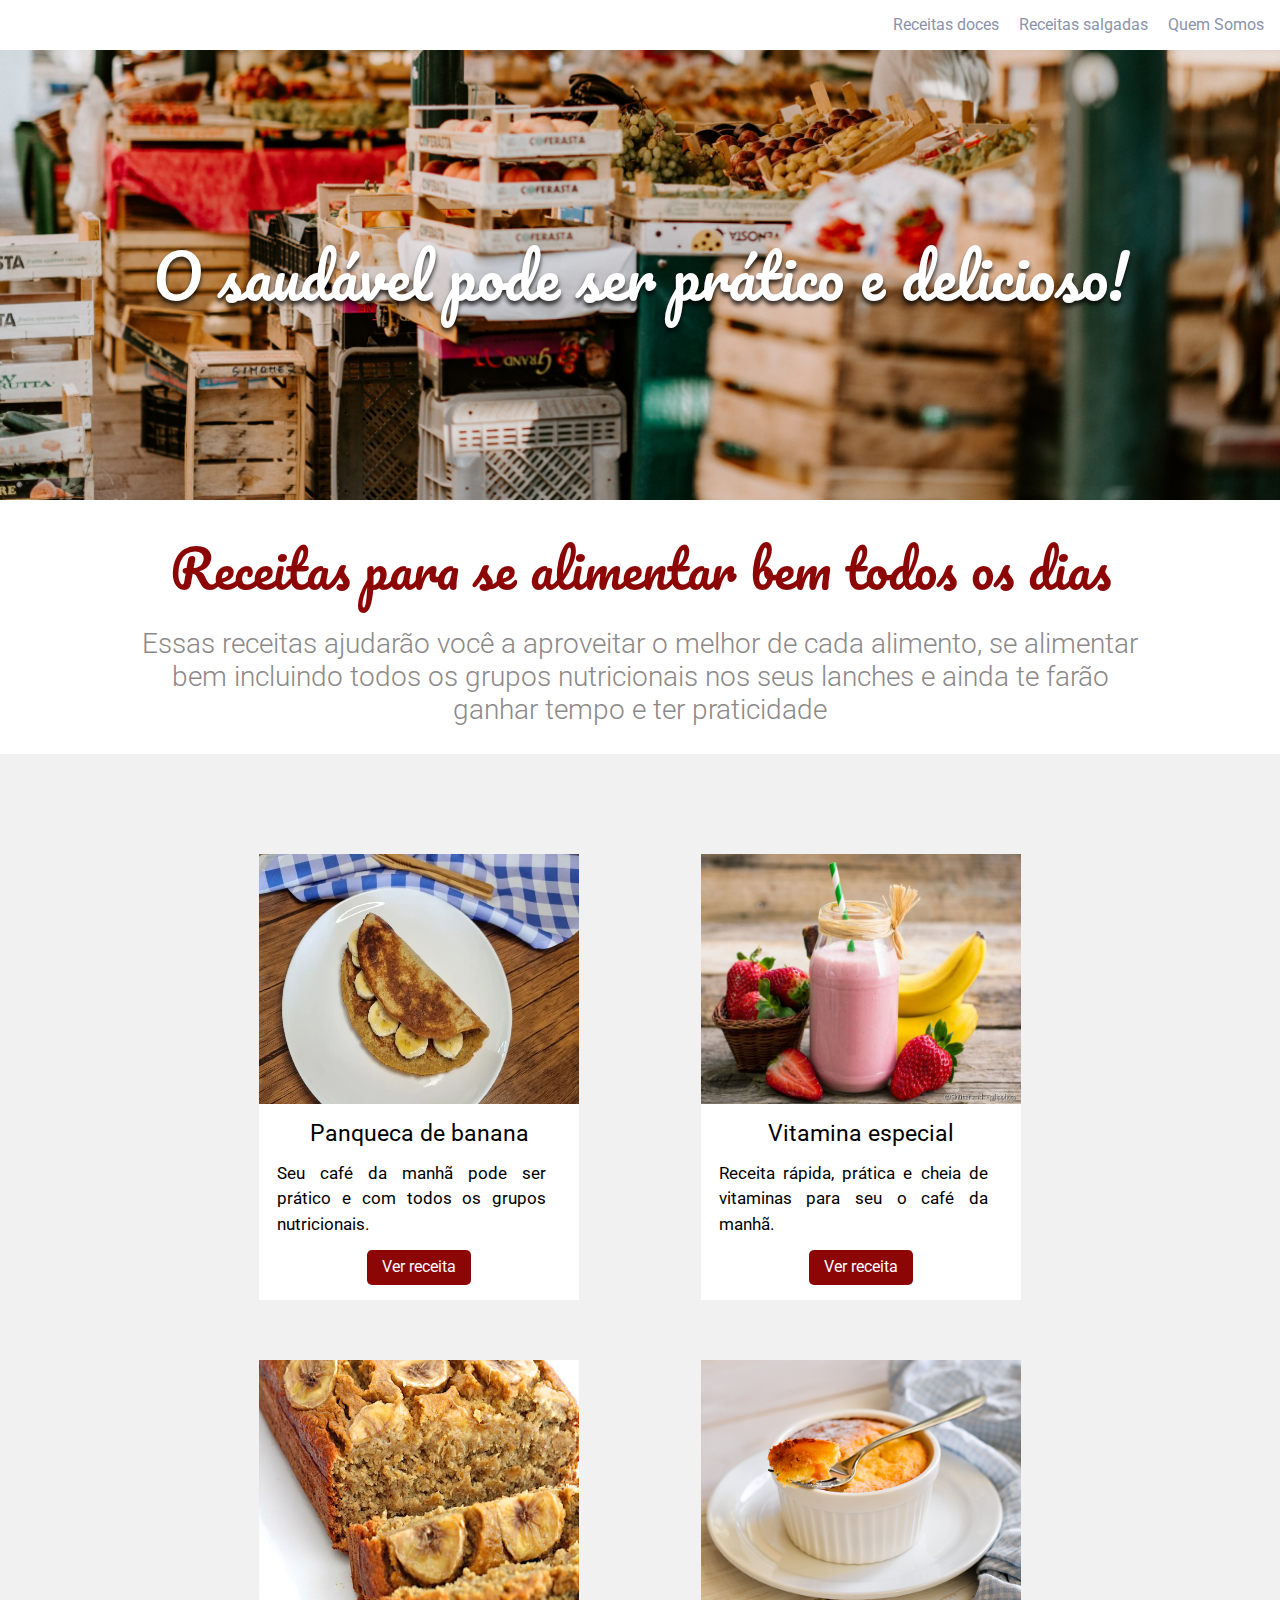
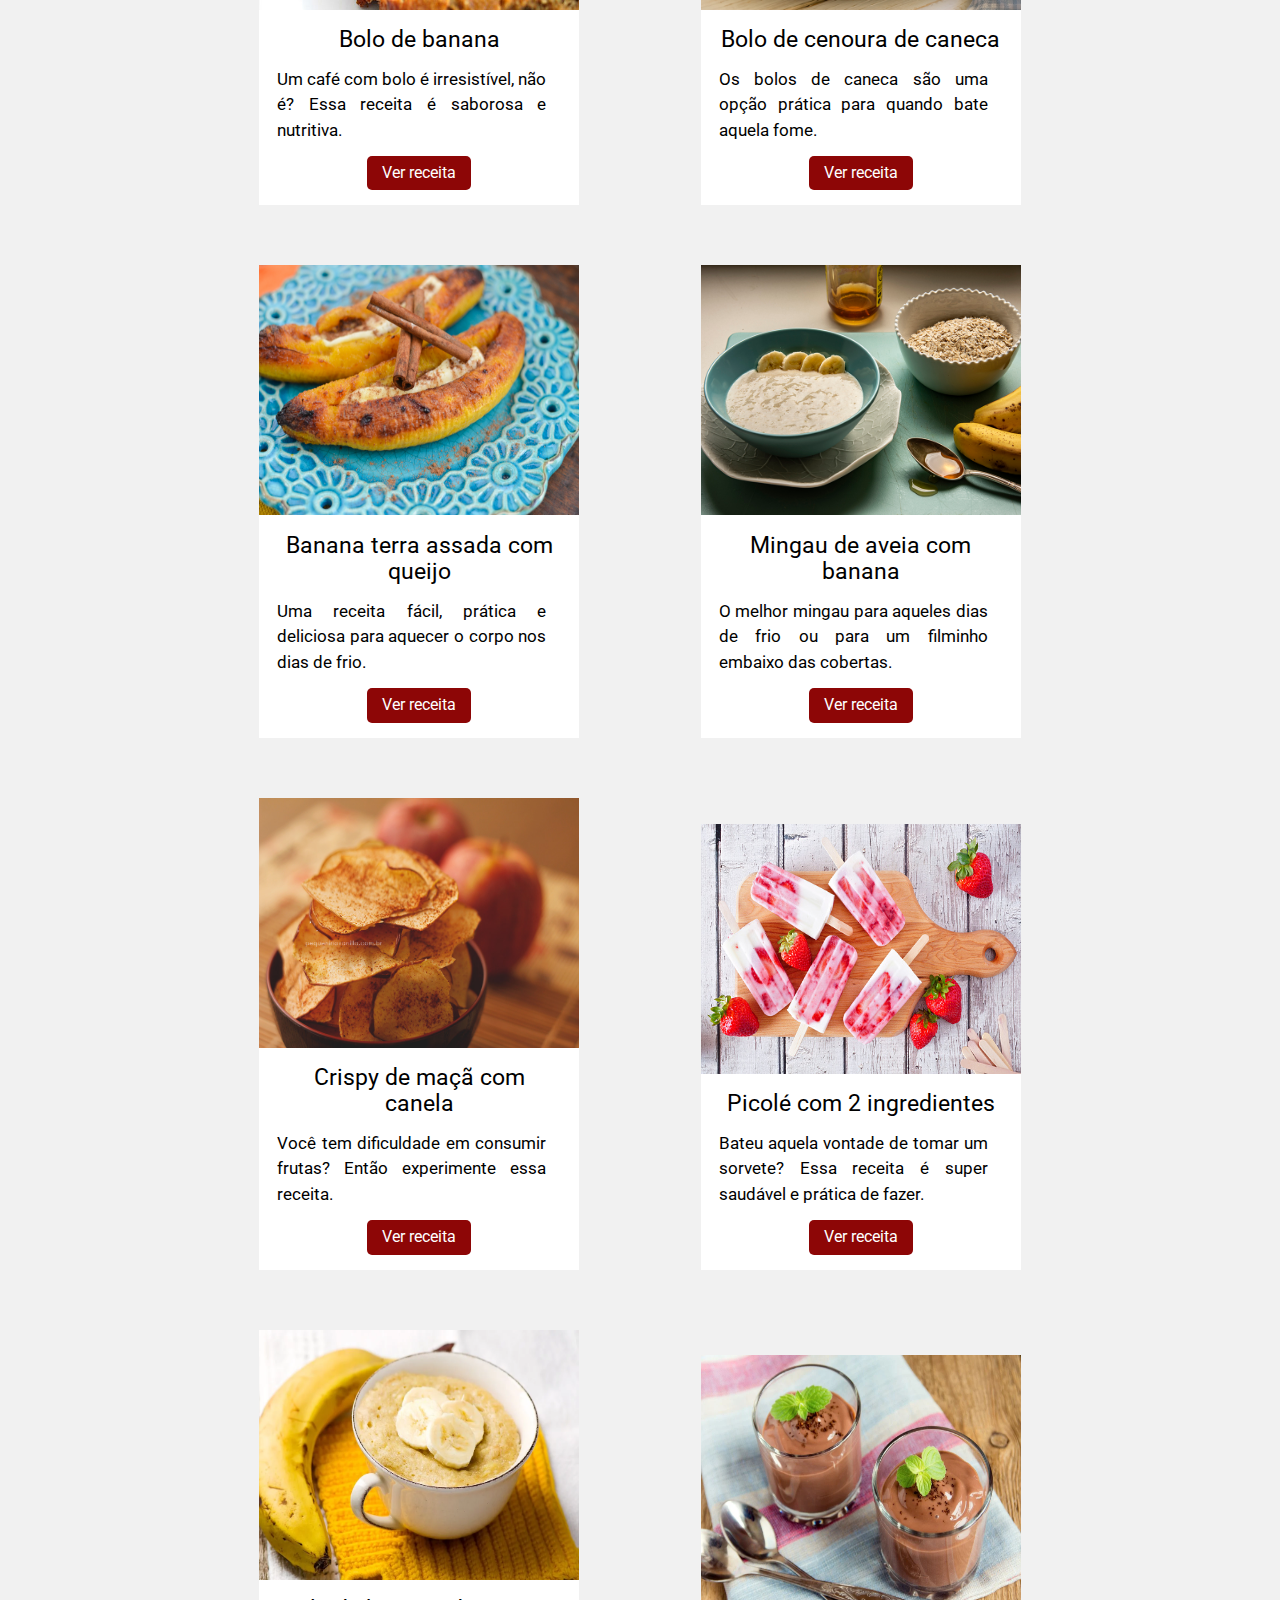
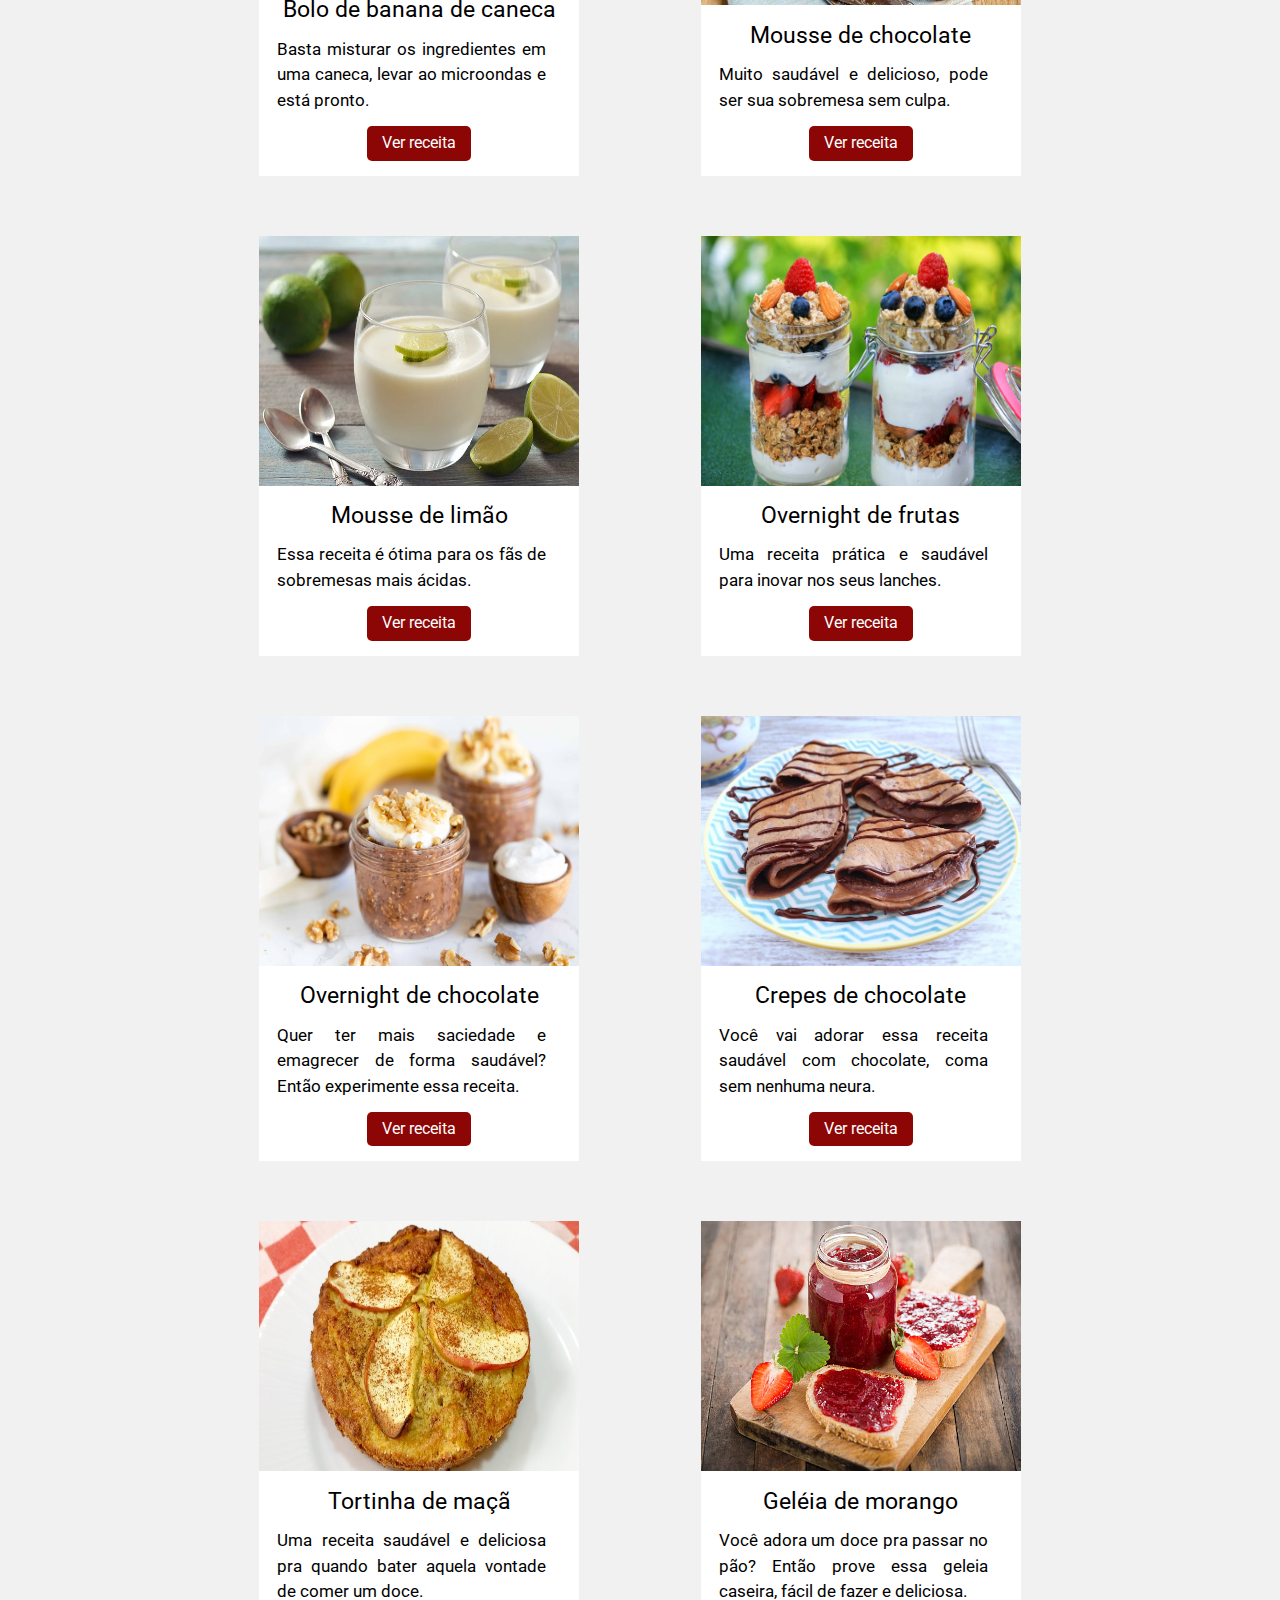
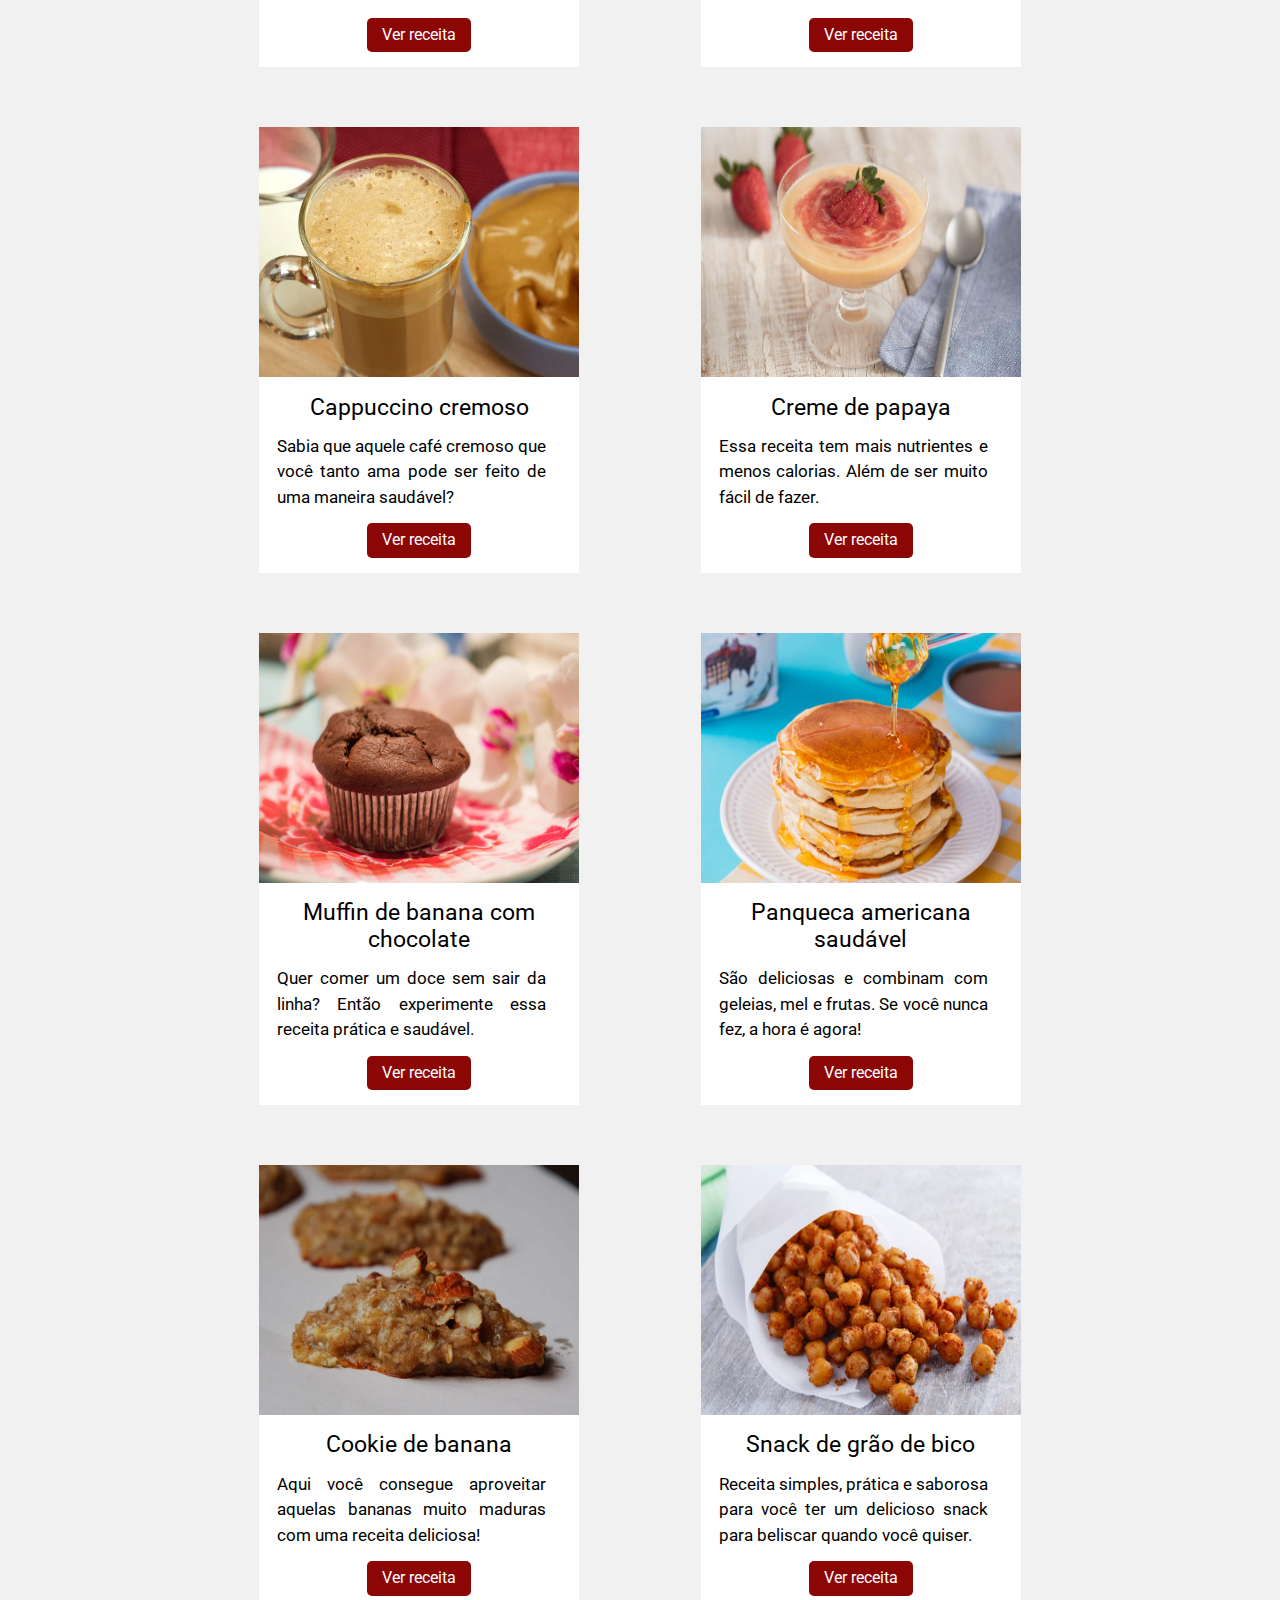
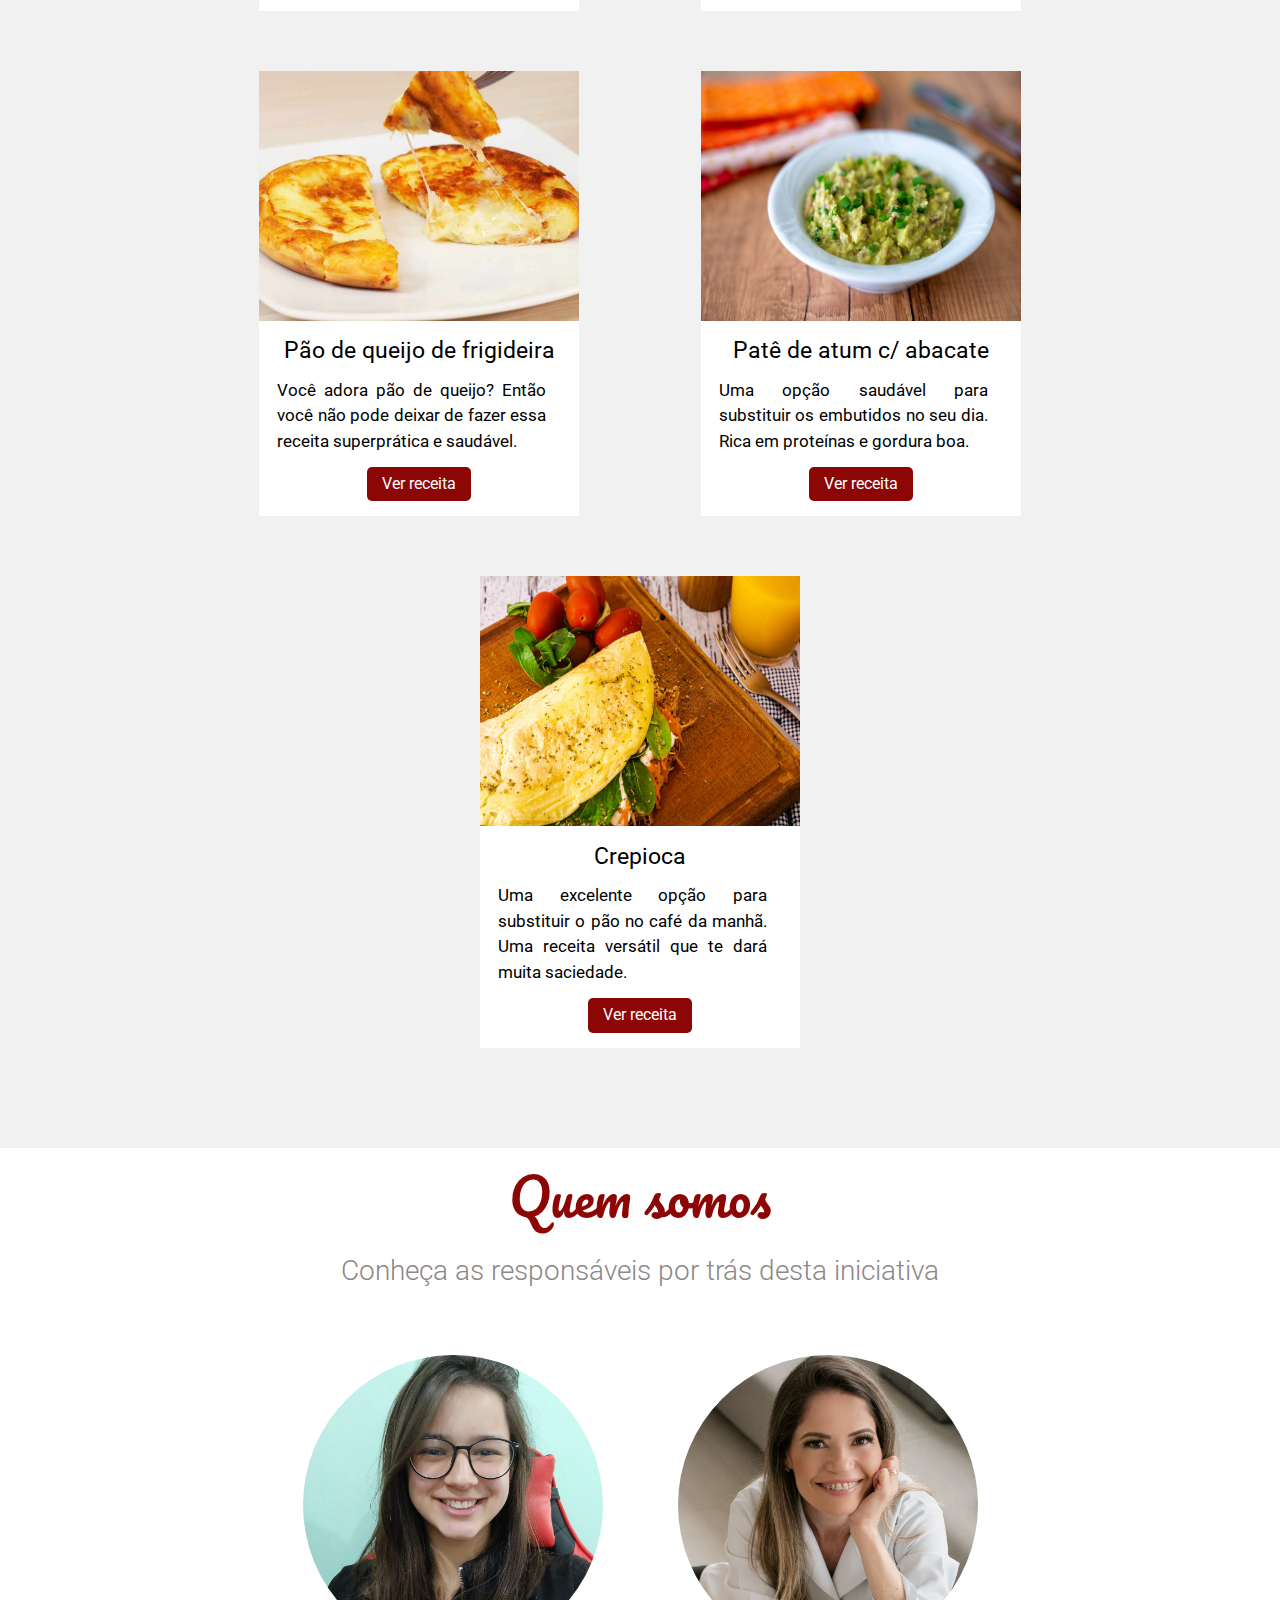
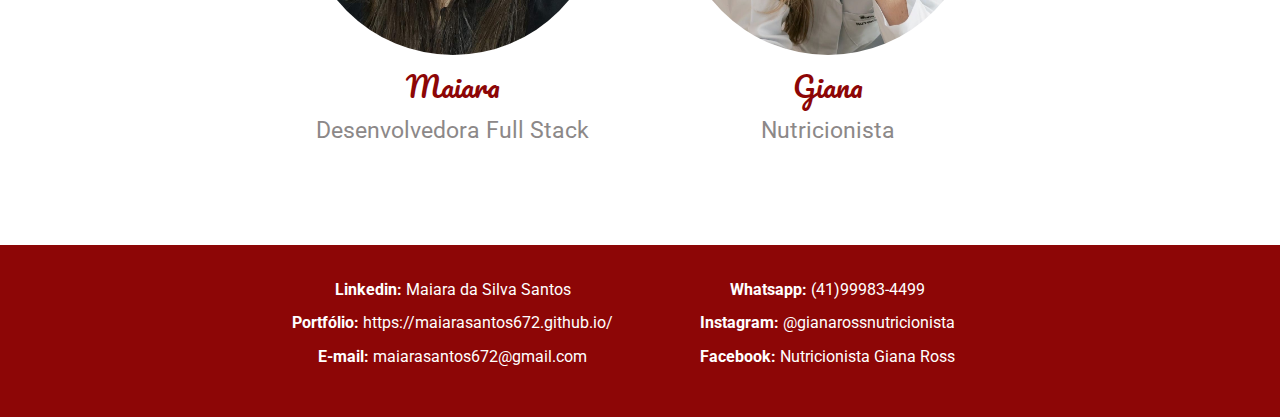
<file: index.html>
<!DOCTYPE html>
<html lang="pt-BR">
    <head>
        <!-- Google tag (gtag.js) -->
        <script async src="https://www.googletagmanager.com/gtag/js?id=G-301SVY5FKQ"></script>
        <script>
            window.dataLayer = window.dataLayer || [];
            function gtag(){dataLayer.push(arguments);}
            gtag('js', new Date());

            gtag('config', 'G-301SVY5FKQ');
        </script>
        <link href="https://fonts.googleapis.com/css?family=Pacifico" rel="stylesheet">
        <link href="https://fonts.googleapis.com/css?family=Roboto:100,300,400,500,700,900" rel="stylesheet">
        <meta charset="UTF-8">
        <meta name="viewport" content="width=device-width, initial-scale=1.0">
        <meta http-equiv="X-UA-Compatible" content="ie=edge">
        <title>Receitas saudáveis</title>
        <link href="./assets/css/normalize.css" rel="stylesheet">
        <link href="./assets/css/reset.css" rel="stylesheet">
        <link href="./assets/css/cabecalho.css" rel="stylesheet">
        <link href="./assets/css/menu/menu__item.css" rel="stylesheet">
        <link href="./assets/css/menu/menu__link.css" rel="stylesheet">
        <link href="./assets/css/sobre/sobre.css" rel="stylesheet">
        <link href="./assets/css/sobre/sobre__descricao.css" rel="stylesheet">
        <link href="./assets/css/sobre/sobre__titulo.css" rel="stylesheet">
        <link href="./assets/css/banner/banner.css" rel="stylesheet">
        <link href="./assets/css/banner/banner__imagem.css" rel="stylesheet">
        <link href="./assets/css/banner/banner__titulo.css" rel="stylesheet">
        <link href="./assets/css/receitas.css" rel="stylesheet">
        <link href="./assets/css/receita/receita.css" rel="stylesheet">
        <link href="./assets/css/receita/receita__imagem.css" rel="stylesheet">
        <link href="./assets/css/receita/receita__conteudo.css" rel="stylesheet">
        <link href="./assets/css/receita/receita__titulo.css" rel="stylesheet">
        <link href="./assets/css/receita/receita__descricao.css" rel="stylesheet">
        <link href="./assets/css/receita/receita__botao.css" rel="stylesheet">
        <link href="./assets/css/quem-somos/quem-somos.css" rel="stylesheet">
        <link href="./assets/css/quem-somos/quem-somos__titulo.css" rel="stylesheet">
        <link href="./assets/css/quem-somos/quem-somos__descricao.css" rel="stylesheet">
        <link href="./assets/css/pessoas.css" rel="stylesheet">
        <link href="./assets/css/pessoa/pessoa.css" rel="stylesheet">
        <link href="./assets/css/pessoa/pessoa__imagem.css" rel="stylesheet">
        <link href="./assets/css/pessoa/pessoa__nome.css" rel="stylesheet">
        <link href="./assets/css/pessoa/pessoa__funcao.css" rel="stylesheet">
        <link href="./assets/css/rodape.css" rel="stylesheet">
        <link href="./assets/css/modal__receita.css" rel="stylesheet">
        <link href="./assets/css/modal/modal.css" rel="stylesheet">
        <link href="./assets/css/modal/modal__fechar.css" rel="stylesheet">
        <link href="./assets/css/modal/modal__itens.css" rel="stylesheet">
        <link href="./assets/css/modal/modal__subtitulo.css" rel="stylesheet">
        <link href="./assets/css/modal/modal__titulo.css" rel="stylesheet">
    </head>
    <body>
        <header class="cabecalho">
            <nav class="menu">
                <ul class="menu__lista">
                    <li class="menu__item"><a class="menu__link" href="#receitasDoces">Receitas doces</a></li>
                    <li class="menu__item"><a class="menu__link" href="#receitasSalgadas">Receitas salgadas</a></li>
                    <li class="menu__item"><a class="menu__link" href="#quemsomos">Quem Somos</a></li>
                </ul>
            </nav>
        </header>
        <main>
            <section class="banner">
                <div class="banner__imagem"></div>
                <h1 class="banner__titulo">O saudável pode ser prático e delicioso!</h1>
            </section>
            <section class="sobre">
                <h2 class="sobre__titulo">Receitas para se alimentar bem todos os dias</h2>
                <p class="sobre__descricao">Essas receitas ajudarão você a aproveitar o melhor de cada alimento,
                     se alimentar bem incluindo todos os grupos nutricionais nos seus lanches 
                     e ainda te farão ganhar tempo e ter praticidade</p>
            </section>
            <section class="receitas">
                <div id="receitasDoces" class="receita">
                    <img alt="Panqueca de banana com rodelas de bananas no meio, em cima de um prato branco e mesa de madeira" class="receita__imagem" src="./assets/img/receitas/panqueca-de-banana.jpg">
                    <div class="receita__conteudo">
                        <h3 class="receita__titulo">Panqueca de banana</h3>
                        <p class="receita__descricao">Seu café da manhã pode ser prático e com todos os grupos nutricionais.</p>
                        <button id="receita__botao--panqueca-de-banana" class="receita__botao">Ver receita</button>
                    </div>
                </div>
                <div class="receita">
                    <img alt="Vitamina de cor rosa dentro de um pote de vidro com canudo verde, possui quatro morangos e duas bananas ao redor" class="receita__imagem" src="./assets/img/receitas/vitamina-especial.jpg">
                    <div class="receita__conteudo">
                        <h3 class="receita__titulo">Vitamina especial</h3>
                        <p class="receita__descricao">Receita rápida, prática e cheia de vitaminas para seu o café da manhã.</p>
                        <button id="receita__botao--vitamina-especial" class="receita__botao">Ver receita</button>
                    </div>
                </div>
                <div class="receita">
                    <img alt="Bolo de banana cortado e com rodelas de banana em cima para enfeitar" class="receita__imagem" src="./assets/img/receitas/bolo-de-banana.jpg">
                    <div class="receita__conteudo">
                        <h3 class="receita__titulo">Bolo de banana</h3>
                        <p class="receita__descricao">Um café com bolo é irresistível, não é? Essa receita é saborosa e nutritiva.</p>
                        <button id="receita__botao--bolo-de-banana" class="receita__botao">Ver receita</button>
                    </div>
                </div>
                <div class="receita">
                    <img alt="Pote com bolo de cenoura e um garfo em cima retirando um pedaço do bolo" class="receita__imagem" src="./assets/img/receitas/bolo-de-cenoura-de-caneca.jpg">
                    <div class="receita__conteudo">
                        <h3 class="receita__titulo">Bolo de cenoura de caneca</h3>
                        <p class="receita__descricao">Os bolos de caneca são uma opção prática para quando bate aquela fome.</p>
                        <button id="receita__botao--bolo-de-cenoura-de-caneca" class="receita__botao">Ver receita</button>
                    </div>
                </div>                
                <div class="receita">
                    <img alt="Bananas assadas, douradas, recheadas com queijo e com pedaços de canela por cima para decoração." class="receita__imagem" src="./assets/img/receitas/banana-com-queijo.jpg">
                    <div class="receita__conteudo">
                        <h3 class="receita__titulo">Banana terra assada com queijo</h3>
                        <p class="receita__descricao">Uma receita fácil, prática e deliciosa para aquecer o corpo nos dias de frio.</p>
                        <button id="receita__botao--banana-terra-assada-com-queijo" class="receita__botao">Ver receita</button>
                    </div>
                </div>
                <div class="receita">
                    <img alt="Mingau de aveia com banana em uma tigela esverdeada, pote branco com aveia, duas bananas e uma colher de mel" class="receita__imagem" src="./assets/img/receitas/mingau-de-aveia-com-banana.jpg">
                    <div class="receita__conteudo">
                        <h3 class="receita__titulo">Mingau de aveia com banana</h3>
                        <p class="receita__descricao">O melhor mingau para aqueles dias de frio ou para um filminho embaixo das cobertas.</p>
                        <button id="receita__botao--mingau-de-aveia-com-banana" class="receita__botao">Ver receita</button>
                    </div>
                </div>
                <div class="receita">
                    <img alt="Pote cheio de maçã crispy com canela polvilhada em cima" class="receita__imagem" src="./assets/img/receitas/crispy-de-maca.jpg">
                    <div class="receita__conteudo">
                        <h3 class="receita__titulo">Crispy de maçã com canela</h3>
                        <p class="receita__descricao">Você tem dificuldade em consumir frutas? Então experimente essa receita.</p>
                        <button id="receita__botao--crispy-de-maca-com-canela" class="receita__botao">Ver receita</button>
                    </div>
                </div>
                <div class="receita">
                    <img alt="Cinco picolés de morango natural em cima de uma tábua de corte" class="receita__imagem" src="./assets/img/receitas/picole.jpg">
                    <div class="receita__conteudo">
                        <h3 class="receita__titulo">Picolé com 2 ingredientes</h3>
                        <p class="receita__descricao">Bateu aquela vontade de tomar um sorvete? Essa receita é super saudável e prática de fazer.</p>
                        <button id="receita__botao--picole-com-dois-ingredientes" class="receita__botao">Ver receita</button>
                    </div>
                </div>
                <div class="receita">
                    <img alt="Caneca com bolo de banana e rodelas de banana em cima para decoração. Ao lado há uma banana." class="receita__imagem" src="./assets/img/receitas/bolo-de-banana-de-caneca.jpg">
                    <div class="receita__conteudo">
                        <h3 class="receita__titulo">Bolo de banana de caneca</h3>
                        <p class="receita__descricao">Basta misturar os ingredientes em uma caneca, levar ao microondas e está pronto.</p>
                        <button id="receita__botao--bolo-de-banana-de-caneca" class="receita__botao">Ver receita</button>
                    </div>
                </div>
                <div class="receita">
                    <img alt="Mousse de chocolate em dois copos arredondados com lascas de chocolate e folhas de hortelâ para decoração" class="receita__imagem" src="./assets/img/receitas/mousse-de-chocolate.jpg">
                    <div class="receita__conteudo">
                        <h3 class="receita__titulo">Mousse de chocolate</h3>
                        <p class="receita__descricao">Muito saudável e delicioso, pode ser sua sobremesa sem culpa.</p>
                        <button id="receita__botao--mousse-de-chocolate" class="receita__botao">Ver receita</button>
                    </div>
                </div>
                <div class="receita">
                    <img alt="Mousse de limão em dois copos arredondados e com rodelas de limão em cima para decoração" class="receita__imagem" src="./assets/img/receitas/mousse-de-limao.jpg">
                    <div class="receita__conteudo">
                        <h3 class="receita__titulo">Mousse de limão</h3>
                        <p class="receita__descricao">Essa receita é ótima para os fãs de sobremesas mais ácidas.</p>
                        <button id="receita__botao--mousse-de-limao" class="receita__botao">Ver receita</button>
                    </div>
                </div>
                <div class="receita">
                    <img alt="Potes de vidro e altos com overnight de frutas contendo diversas frutas vermelhas." class="receita__imagem" src="./assets/img/receitas/overnight-de-fruta.jpg">
                    <div class="receita__conteudo">
                        <h3 class="receita__titulo">Overnight de frutas</h3>
                        <p class="receita__descricao">Uma receita prática e saudável para inovar nos seus lanches.</p>
                        <button id="receita__botao--overnight-de-frutas" class="receita__botao">Ver receita</button>
                    </div>
                </div>
                <div class="receita">
                    <img alt="Dois pequenos potes com overnight de chocolate com bananas e granola para enfeitar" class="receita__imagem" src="./assets/img/receitas/overnight-chocolate.jpg">
                    <div class="receita__conteudo">
                        <h3 class="receita__titulo">Overnight de chocolate</h3>
                        <p class="receita__descricao">Quer ter mais saciedade e emagrecer de forma saudável? Então experimente essa receita.</p>
                        <button id="receita__botao--overnight-de-chocolate" class="receita__botao">Ver receita</button>
                    </div>
                </div>
                <div class="receita">
                    <img alt="Quatro crepes suiços de chocolate dobrados em um prato com cobertura de chocolate" class="receita__imagem" src="./assets/img/receitas/crepes-chocolate.jpg">
                    <div class="receita__conteudo">
                        <h3 class="receita__titulo">Crepes de chocolate</h3>
                        <p class="receita__descricao">Você vai adorar essa receita saudável com chocolate, coma sem nenhuma neura.</p>
                        <button id="receita__botao--crepes-de-chocolate" class="receita__botao">Ver receita</button>
                    </div>
                </div>
                <div class="receita">
                    <img alt="Tortinha de maçã redonda com fatias de maçã sobre ela" class="receita__imagem" src="./assets/img/receitas/tortinha-de-maca.jpg">
                    <div class="receita__conteudo">
                        <h3 class="receita__titulo">Tortinha de maçã</h3>
                        <p class="receita__descricao">Uma receita saudável e deliciosa pra quando bater aquela vontade de comer um doce.</p>
                        <button id="receita__botao--tortinha-de-maca" class="receita__botao">Ver receita</button>
                    </div>
                </div>
                <div class="receita">
                    <img alt="Pote cheio de geléia de morango em cima de uma tábua de corte, com morangos e duas fatias de pão com geléia ao lado" class="receita__imagem" src="./assets/img/receitas/geleia-de-morango.jpg">
                    <div class="receita__conteudo">
                        <h3 class="receita__titulo">Geléia de morango</h3>
                        <p class="receita__descricao">Você adora um doce pra passar no pão? Então prove essa geleia caseira, fácil de fazer e deliciosa.</p>
                        <button id="receita__botao--geleia-de-morango" class="receita__botao">Ver receita</button>
                    </div>
                </div>
                <div class="receita">
                    <img alt="Caneca com cappuccino cremoso com bastante espuma. Ao fundo há uma jarra de leite e um pote do cappuccino cremoso" class="receita__imagem" src="./assets/img/receitas/cappuccino-cremoso.jpg">
                    <div class="receita__conteudo">
                        <h3 class="receita__titulo">Cappuccino cremoso</h3>
                        <p class="receita__descricao">Sabia que aquele café cremoso que você tanto ama pode ser feito de uma maneira saudável?</p>
                        <button id="receita__botao--cappuccino-cremoso" class="receita__botao">Ver receita</button>
                    </div>
                </div>
                <div class="receita">
                    <img alt="Pote de sobremesa com creme de papaya e morangos para decoração" class="receita__imagem" src="./assets/img/receitas/creme-de-papaya.jpg">
                    <div class="receita__conteudo">
                        <h3 class="receita__titulo">Creme de papaya</h3>
                        <p class="receita__descricao">Essa receita tem mais nutrientes e menos calorias. Além de ser muito fácil de fazer.</p>
                        <button id="receita__botao--creme-de-papaya" class="receita__botao">Ver receita</button>
                    </div>
                </div>
                <div class="receita">
                    <img alt="Muffin de banana com chocolate ao centro." class="receita__imagem" src="./assets/img/receitas/muffin-de-chocolate.jpg">
                    <div class="receita__conteudo">
                        <h3 class="receita__titulo">Muffin de banana com chocolate</h3>
                        <p class="receita__descricao">Quer comer um doce sem sair da linha? Então experimente essa receita prática e saudável.</p>
                        <button id="receita__botao--muffin-de-banana-com-chocolate" class="receita__botao">Ver receita</button>
                    </div>
                </div>
                <div class="receita">
                    <img alt="Cinco panquecas americanas empilhadas com bastante mel de cobertura" class="receita__imagem" src="./assets/img/receitas/panqueca-americana.jpg">
                    <div class="receita__conteudo">
                        <h3 class="receita__titulo">Panqueca americana saudável</h3>
                        <p class="receita__descricao">São deliciosas e combinam com geleias, mel e frutas. Se você nunca fez, a hora é agora!</p>
                        <button id="receita__botao--panqueca-americana-saudavel" class="receita__botao">Ver receita</button>
                    </div>
                </div>
                <div class="receita">
                    <img alt="Cookie de banana com castanhas para enfeitar" class="receita__imagem" src="./assets/img/receitas/cookie-saudavel.jpg">
                    <div class="receita__conteudo">
                        <h3 class="receita__titulo">Cookie de banana</h3>
                        <p class="receita__descricao">Aqui você consegue aproveitar aquelas bananas muito maduras com uma receita deliciosa! </p>
                        <button id="receita__botao--cookie-de-banana" class="receita__botao">Ver receita</button>
                    </div>
                </div>
                <div id="receitasSalgadas" class="receita">
                    <img alt="Snack de grão de bico temperado e com uma cor bem viva dentro de um cone de papel seda" class="receita__imagem" src="./assets/img/receitas/snack-grao-de-bico.jpg">
                    <div class="receita__conteudo">
                        <h3 class="receita__titulo">Snack de grão de bico</h3>
                        <p class="receita__descricao">Receita simples, prática e saborosa para você ter um delicioso snack para beliscar quando você quiser.</p>
                        <button id="receita__botao--snack-de-grao-de-bico" class="receita__botao">Ver receita</button>
                    </div>
                </div>
                <div class="receita">
                    <img alt="Pão de queijo de frigideira cortado ao meio com uma fatia sendo puxada para cima com o auxílio de um garfo, fazendo um fio de queijo" class="receita__imagem" src="./assets/img/receitas/pao-de-queijo.jpg">
                    <div class="receita__conteudo">
                        <h3 class="receita__titulo">Pão de queijo de frigideira</h3>
                        <p class="receita__descricao">Você adora pão de queijo? Então você não pode deixar de fazer essa receita superprática e saudável.</p>
                        <button id="receita__botao--pao-de-queijo-de-frigideira" class="receita__botao">Ver receita</button>
                    </div>
                </div>
                <div class="receita">
                    <img alt="Pote no formato de prato fundo cheio de patê de atum com abacate e pedaços de cebolinha em cima para decorar" class="receita__imagem" src="./assets/img/receitas/pate-de-atum.jpg">
                    <div class="receita__conteudo">
                        <h3 class="receita__titulo">Patê de atum c/ abacate</h3>
                        <p class="receita__descricao">Uma opção saudável para substituir os embutidos no seu dia. Rica em proteínas e gordura boa.</p>
                        <button id="receita__botao--pate-de-atum-com-abacate" class="receita__botao">Ver receita</button>
                    </div>
                </div>
                <div class="receita">
                    <img alt="Crepioca recheada com cenoura, rúcula, tomates e um creme branco sobre uma tábua de corte" class="receita__imagem" src="./assets/img/receitas/crepioca.jpg">
                    <div class="receita__conteudo">
                        <h3 class="receita__titulo">Crepioca</h3>
                        <p class="receita__descricao">Uma excelente opção para substituir o pão no café da manhã. Uma receita versátil que te dará muita saciedade.</p>
                        <button id="receita__botao--crepioca" class="receita__botao">Ver receita</button>
                    </div>
                </div>
            </section>
            <section class="quem-somos">
                <h2 class="quem-somos__titulo" id="quemsomos">Quem somos</h2>
                <p class="quem-somos__descricao">Conheça as responsáveis por trás desta iniciativa</p>
                <div class="pessoas">
                    <div class="pessoa">
                        <div class="pessoa__imagem pessoa__imagem--maiara"></div>
                        <span class="pessoa__nome">Maiara</span>
                        <span class="pessoa__funcao">Desenvolvedora Full Stack</span>
                    </div>
                    <div class="pessoa">
                        <div class="pessoa__imagem pessoa__imagem--giana"></div>
                        <span class="pessoa__nome">Giana</span>
                        <span class="pessoa__funcao">Nutricionista</span>
                    </div>
                </div>
            </section>
            <footer class="rodape">
                <div class="contato">
                    <nav>
                       <ul class="contato__info contato__info--maiara">
                          <li>
                            <a href="https://www.linkedin.com/in/maiara-da-silva-santos-73336a205"><strong>Linkedin:</strong> Maiara da Silva Santos</a>
                          </li>
                          <li>
                            <a href="https://maiarasantos672.github.io/"><strong>Portfólio:</strong> https://maiarasantos672.github.io/</a>
                          </li>
                          <li>
                             <a href="mailto:maiarasantos672@gmail.com"><strong>E-mail:</strong> maiarasantos672@gmail.com</a>
                          </li>
                       </ul>
                       <div class="contato__info__espaco"></div>
                       <ul class="contato__info contato__info--giana">
                        <li>
                           <a href="https://api.whatsapp.com/send?phone=5541999834499"><strong>Whatsapp:</strong> (41)99983-4499</a>
                        </li>
                        <li>
                           <a href="https://instagram.com/gianarossnutricionista?igshid=YmMyMTA2M2Y="><strong>Instagram:</strong> @gianarossnutricionista</a>
                        </li>
                        <li>
                          <a href="https://www.facebook.com/nutricionistagianaross"><strong>Facebook:</strong> Nutricionista Giana Ross</a>
                        </li>
                     </ul>
                    </nav>
                 </div>
            </footer>

            <div id="modal__receita--panqueca-de-banana" class="modal__receita">
                <div class="modal">
                    <button class="modal__fechar">X</button>
                    <h3 class="modal__titulo">Panqueca de Banana</h3>
                    <div class="modal__ingredientes">
                        <h4 class="modal__subtitulo">Ingredientes</h4>
                        <ul class="modal__itens">
                            <li>1 banana média;</li>
                            <li>2 colheres (sopa) de farelo de aveia;</li>
                            <li>1 ovo;</li>
                            <li>Canela, chia e linhaça à gosto (opcional).</li>
                        </ul>
                    </div>
                    <div class="modal__preparo">
                        <h4 class="modal__subtitulo">Modo de preparo</h4>
                        <ol class="modal__itens">
                            <li>Amasse bem a banana com o auxílio de um garfo.</li>
                            <li>Acrescente o ovo e misture bem.</li>
                            <li>Coloque os demais ingredientes e mexa até obter uma massa homogênea.</li>
                            <li>Leve ao fogo baixo em uma frigideira untada até que a panqueca fique dourada, então a vire e repita o processo. Você pode rechear com geleia ou pasta de amendoim.</li>
                        </ol>
                    </div>
                </div>
            </div>

            <div id="modal__receita--mingau-de-aveia-com-banana" class="modal__receita">
                <div class="modal">
                    <button class="modal__fechar">X</button>
                    <h3 class="modal__titulo">Mingau de aveia com banana</h3>
                    <div class="modal__ingredientes">
                        <h4 class="modal__subtitulo">Ingredientes</h4>
                        <ul class="modal__itens">
                            <li>1 banana média;</li>
                            <li>200ml de leite;</li>
                            <li>1 colher (sopa) de farelo de aveia;</li>
                            <li>1 colher de mel (opcional);</li>
                            <li>15g de whey (opcional).</li>
                            <li>Canela, chia e linhaça à gosto (opcional);</li>
                        </ul>
                    </div>
                    <div class="modal__preparo">
                        <h4 class="modal__subtitulo">Modo de preparo</h4>
                        <ol class="modal__itens">
                            <li>Adicione o leite, a aveia e o mel em uma panela e leve ao fogo baixo.</li>
                            <li>Quando você notar que está chegando perto de ferver, adicione a banana 
                                picada em rodelas finas e mexa bem até que elas quase derretam (pode 
                                manter no fogo após começar a ferver para que elas derretam melhor).</li>
                            <li>Após desligar o fogo, adicione os ingredientes opcionais e misture bem.</li>
                        </ol>
                    </div>
                </div>
            </div>

            <div id="modal__receita--mousse-de-limao" class="modal__receita">
                <div class="modal">
                    <button class="modal__fechar">X</button>
                    <h3 class="modal__titulo">Mousse de limão</h3>
                    <div class="modal__ingredientes">
                        <h4 class="modal__subtitulo">Ingredientes</h4>
                        <ul class="modal__itens">
                            <li>1 pote de iogurte natural (170g);</li>
                            <li>15g de Whey de baunilha ou 1/2 xícara de leite em pó;</li>
                            <li>1/2 limão.</li>
                        </ul>
                    </div>
                    <div class="modal__preparo">
                        <h4 class="modal__subtitulo">Modo de preparo</h4>
                        <ol class="modal__itens">
                            <li>Misture todos os ingredientes em um pote e está pronto! Dica: você pode substituir o limão por maracujá ou cacau em pó e terá outros sabores de mousse.</li>
                        </ol>
                    </div>
                </div>
            </div>

            <div id="modal__receita--mousse-de-chocolate" class="modal__receita">
                <div class="modal">
                    <button class="modal__fechar">X</button>
                    <h3 class="modal__titulo">Mousse de chocolate</h3>
                    <div class="modal__ingredientes">
                        <h4 class="modal__subtitulo">Ingredientes</h4>
                        <ul class="modal__itens">
                            <li>40 g de chocolate meio amargo picado;</li>
                            <li>6 colheres (sopa) de leite desnatado;</li>
                            <li>1 colher (chá) de gelatina em pó;</li>
                            <li>2 colheres (chá) de adoçante dietético para forno e fogão;</li>
                            <li>2 claras.</li>
                        </ul>
                    </div>
                    <div class="modal__preparo">
                        <h4 class="modal__subtitulo">Modo de preparo</h4>
                        <ol class="modal__itens">
                            <li>Derreta o chocolate com duas colheres de leite em banho maria ou no microondas.</li>
                            <li>Misture a gelatina com o restante do leite e deixe hidratar por um minuto.</li>
                            <li>Junte a gelatina ao chocolate e mexa bem. </li>
                            <li>Retire e acrescente o adoçante. </li>
                            <li>Bata as claras em neve e misture-as delicadamente ao chocolate. Despeje em taças e leve para gelar.</li>
                        </ol>
                    </div>
                </div>
            </div>

            <div id="modal__receita--snack-de-grao-de-bico" class="modal__receita">
                <div class="modal">
                    <button class="modal__fechar">X</button>
                    <h3 class="modal__titulo">Snack de grão de bico</h3>
                    <div class="modal__ingredientes">
                        <h4 class="modal__subtitulo">Ingredientes</h4>
                        <ul class="modal__itens">
                            <li>2 xícaras de grão de bico;</li>
                            <li>2L de água;</li>
                            <li>Um fio de azeite de oliva;</li>
                            <li>Páprica defumada, pimenta do reino, orégano, sal e temperos de sua preferência à gosto.</li>
                        </ul>
                    </div>
                    <div class="modal__preparo">
                        <h4 class="modal__subtitulo">Modo de preparo</h4>
                        <ol class="modal__itens">
                            <li>Deixe o grão de bico imerso em água (de molho) por pelo menos 12h, trocando a água duas ou três vezes neste meio tempo.</li>
                            <li>Escorra bem a água e adicione o azeite e os demais temperos selecionados nos grãos, misturando bem até que todos estejam bem cobertos (sugiro que utilizem um plástico para misturar tudo sem sujar as mãos).</li>
                            <li>Leve o grão de bico bem distribuído em uma forma ao forno em 200ºC até que eles fiquem bem crocantes (em média de uns 40min).</li>
                        </ol>
                    </div>
                </div>
            </div>

            <div id="modal__receita--vitamina-especial" class="modal__receita">
                <div class="modal">
                    <button class="modal__fechar">X</button>
                    <h3 class="modal__titulo">Vitamina especial</h3>
                    <div class="modal__ingredientes">
                        <h4 class="modal__subtitulo">Ingredientes</h4>
                        <ul class="modal__itens">
                            <li>10 morangos (congelados ou naturais);</li>
                            <li>1 maçã média;</li>
                            <li>1 banana;</li>
                            <li>200ml de leite;</li>
                            <li>1 colher (sopa) de farelo de linhaça (opcional).</li>
                        </ul>
                    </div>
                    <div class="modal__preparo">
                        <h4 class="modal__subtitulo">Modo de preparo</h4>
                        <ol class="modal__itens">
                            <li>Bata todos os ingredientes no liquidificador ou em um mixer e está pronto!!</li>
                        </ol>
                    </div>
                </div>
            </div>

            <div id="modal__receita--picole-com-dois-ingredientes" class="modal__receita">
                <div class="modal">
                    <button class="modal__fechar">X</button>
                    <h3 class="modal__titulo">Picolé com 2 ingredientes</h3>
                    <div class="modal__ingredientes">
                        <h4 class="modal__subtitulo">Ingredientes</h4>
                        <ul class="modal__itens">
                            <li>Sua fruta preferida;</li>
                            <li>Iogurte grego natural.</li>
                        </ul>
                    </div>
                    <div class="modal__preparo">
                        <h4 class="modal__subtitulo">Modo de preparo</h4>
                        <ol class="modal__itens">
                            <li>Corte a sua fruta favorita em pedaços pequenos e misture com o iogurte natural grego. Agora é só colocar em forminhas ou potinhos e levar para congelar :)</li>
                        </ol>
                    </div>
                </div>
            </div>

            <div id="modal__receita--crispy-de-maca-com-canela" class="modal__receita">
                <div class="modal">
                    <button class="modal__fechar">X</button>
                    <h3 class="modal__titulo">Crispy de maçã com canela</h3>
                    <div class="modal__ingredientes">
                        <h4 class="modal__subtitulo">Ingredientes</h4>
                        <ul class="modal__itens">
                            <li>3 maçãs pequenas ou 2 médias;</li>
                            <li>Canela à gosto (opcional);</li>
                            <li>Papel manteiga (opcional).</li>
                        </ul>
                    </div>
                    <div class="modal__preparo">
                        <h4 class="modal__subtitulo">Modo de preparo</h4>
                        <ol class="modal__itens">
                            <li>Corte as maçãs em rodelas bem fininhas, quanto mais fininhas mais crocantes elas ficarão.</li>
                            <li>Polvilhe canela nas maçãs.</li>
                            <li>Leve à air fryer por 15min a 200ºC ou forno por 15min a 180ºC (verificar a cada 5 ou 10min se estão douradinhas).</li>
                            <li>Você pode servir em cima de algum iogurte, mingau, overnight oats ou puro mesmo.</li>
                        </ol>
                    </div>
                </div>
            </div>

            <div id="modal__receita--overnight-de-chocolate" class="modal__receita">
                <div class="modal">
                    <button class="modal__fechar">X</button>
                    <h3 class="modal__titulo">Overnight de chocolate</h3>
                    <div class="modal__ingredientes">
                        <h4 class="modal__subtitulo">Ingredientes</h4>
                        <ul class="modal__itens">
                            <li>½ xícara de aveia em flocos;</li>
                            <li>1 banana amassada;</li>
                            <li>½ xícara de leite;</li>
                            <li>1 colher de sopa de chia;</li>
                            <li>1 colher de sopa de cacau em pó;</li>
                            <li>½ colher de chá essência de baunilha;</li>
                            <li>1 colher de mel.</li>
                        </ul>
                    </div>
                    <div class="modal__preparo">
                        <h4 class="modal__subtitulo">Modo de preparo</h4>
                        <ol class="modal__itens">
                            <li>Junte todos os ingredientes e misture bem até ficar homogêneo.</li>
                            <li>Coloque em um recipiente e cubra com papel filme.</li>
                            <li>Deixe na geladeira de um dia para o outro (pelo menos 8hrs) e então estará pronto para você se deliciar.</li>
                        </ol>
                    </div>
                </div>
            </div>

            <div id="modal__receita--crepes-de-chocolate" class="modal__receita">
                <div class="modal">
                    <button class="modal__fechar">X</button>
                    <h3 class="modal__titulo">Crepes de chocolate</h3>
                    <div class="modal__ingredientes">
                        <h4 class="modal__subtitulo">Ingredientes para a massa</h4>
                        <ul class="modal__itens">
                            <li>1 ovo;</li>
                            <li>2 colheres de sopa de tapioca (30g);</li>
                            <li>1 colher de sopa de mel;</li>
                            <li>½ colher de chá de essência de baunilha;</li>
                            <li>50ml de leite;</li>
                            <li>1 colher de sopa de cacau em pó;</li>
                        </ul>
                        <h4 class="modal__subtitulo">Ingredientes para a calda</h4>
                        <ul class="modal__itens">
                            <li>1 colher de sopa de Whey (ou leite em pó)</li>
                            <li>1 colher de sopa de cacau em pó</li>
                        </ul>
                    </div>
                    <div class="modal__preparo">
                        <h4 class="modal__subtitulo">Modo de preparo</h4>
                        <ol class="modal__itens">
                            <li>Em um bowl misture o ovo, o mel, a tapioca, a essência de baunilha, o leite e o cacau em pó até ficar homogêneo.</li>
                            <li>Leve a uma frigideira untada e, com a ajuda de uma concha, despeje a massa e espere ela soltar.</li>
                            <li>Misture os ingredientes da calda com um pouco de água até atingir a consistência desejada.</li>
                            <li>Despeje a caldinha nos seus crepes e pode se deliciar.</li>
                        </ol>
                    </div>
                </div>
            </div>

            <div id="modal__receita--cookie-de-banana" class="modal__receita">
                <div class="modal">
                    <button class="modal__fechar">X</button>
                    <h3 class="modal__titulo">Cookie de banana</h3>
                    <div class="modal__ingredientes">
                        <h4 class="modal__subtitulo">Ingredientes</h4>
                        <ul class="modal__itens">
                            <li>3 bananas nanicas ou 2 médias;</li>
                            <li>1 xícara de aveia em flocos grossos;</li>
                            <li>Canela (opcional).</li>
                        </ul>
                    </div>
                    <div class="modal__preparo">
                        <h4 class="modal__subtitulo">Modo de preparo</h4>
                        <ol class="modal__itens">
                            <li>Amasse as bananas e acrescente a aveia aos poucos até formar uma massinha.</li>
                            <li>Unte uma forma e faça bolinhas com a massa.</li>
                            <li>Leve ao forno a 180ºC por 15-20min ou até dourar (dá para fazer na air fryer também).</li>
                        </ol>
                    </div>
                </div>
            </div>

            <div id="modal__receita--tortinha-de-maca" class="modal__receita">
                <div class="modal">
                    <button class="modal__fechar">X</button>
                    <h3 class="modal__titulo">Tortinha de maçã</h3>
                    <div class="modal__ingredientes">
                        <h4 class="modal__subtitulo">Ingredientes</h4>
                        <ul class="modal__itens">
                            <li>1 maçã grande ralada (no ralador grosso);</li>
                            <li>3 colheres de sopa de aveia (farelo, farinha ou aveia em flocos);</li>
                            <li>Canela e essência de baunilha à gosto (opcional).</li>
                        </ul>
                    </div>
                    <div class="modal__preparo">
                        <h4 class="modal__subtitulo">Modo de preparo</h4>
                        <ol class="modal__itens">
                            <li>Misture bem os ingredientes e leve para dourar em uma frigideira, arrumando a massa para que ela fique toda bem juntinha e prontinho!!</li>
                        </ol>
                    </div>
                </div>
            </div>

            <div id="modal__receita--panqueca-americana-saudavel" class="modal__receita">
                <div class="modal">
                    <button class="modal__fechar">X</button>
                    <h3 class="modal__titulo">Panqueca americana saudável</h3>
                    <div class="modal__ingredientes">
                        <h4 class="modal__subtitulo">Ingredientes</h4>
                        <ul class="modal__itens">
                            <li>1 ovo;</li>
                            <li>170g de iogurte natural integral;</li>
                            <li>1 colher de mel;</li>
                            <li>½ xícara de farelo ou farinha de aveia;</li>
                            <li>½ colher de chá de baunilha;</li>
                            <li>1 colher de chá de fermento.</li>
                        </ul>
                    </div>
                    <div class="modal__preparo">
                        <h4 class="modal__subtitulo">Modo de preparo</h4>
                        <ol class="modal__itens">
                            <li>Em um recipiente bata um ovo e logo acrescente o iogurte e bata novamente até ficar homogêneo.</li>
                            <li>Acrescente o mel e a baunilha e bata novamente.</li>
                            <li>Adicione a aveia com o fermento, bata novamente e deixe a massa descansar por 20min.</li>
                            <li>Em uma frigideira untada adicione a massa com a ajuda de uma concha. Espere dourar dos dois lados e pronto!! Agora é só esperar esfriar e servir com mel.</li>
                        </ol>
                    </div>
                </div>
            </div>

            <div id="modal__receita--crepioca" class="modal__receita">
                <div class="modal">
                    <button class="modal__fechar">X</button>
                    <h3 class="modal__titulo">Crepioca</h3>
                    <div class="modal__ingredientes">
                        <h4 class="modal__subtitulo">Ingredientes</h4>
                        <ul class="modal__itens">
                            <li>1 ovo;</li>
                            <li>2 colheres de sopa de goma de tapioca;</li>
                            <li>1 colher de sobremesa de chia (opcional);</li>
                            <li>Sal e temperos naturais à vontade.</li>
                        </ul>
                    </div>
                    <div class="modal__preparo">
                        <h4 class="modal__subtitulo">Modo de preparo</h4>
                        <ol class="modal__itens">
                            <li>Bata tudo com um garfo ou batedor de arame e faça uma panqueca em uma frigideira antiaderente. Você pode rechear como quiser. Sugestões: queijo cottage, tomate cereja com manjericão, atum.</li>
                        </ol>
                    </div>
                </div>
            </div>

            <div id="modal__receita--pao-de-queijo-de-frigideira" class="modal__receita">
                <div class="modal">
                    <button class="modal__fechar">X</button>
                    <h3 class="modal__titulo">Pão de queijo de frigideira</h3>
                    <div class="modal__ingredientes">
                        <h4 class="modal__subtitulo">Ingredientes</h4>
                        <ul class="modal__itens">
                            <li>1 ovo;</li>
                            <li>2 colheres (sopa) de goma de tapioca;</li>
                            <li>1 colher (sopa) de queijo cottage ou requeijão light;</li>
                            <li>Queijo ralado a gosto.</li>
                        </ul>
                    </div>
                    <div class="modal__preparo">
                        <h4 class="modal__subtitulo">Modo de preparo</h4>
                        <ol class="modal__itens">
                            <li>Misture bem todos os ingredientes e coloque numa frigideira. </li>
                            <li>Asse os dois lados em uma frigideira em fogo baixo, até que fiquem dourados. Sirva em seguida.</li>
                        </ol>
                    </div>
                </div>
            </div>

            <div id="modal__receita--geleia-de-morango" class="modal__receita">
                <div class="modal">
                    <button class="modal__fechar">X</button>
                    <h3 class="modal__titulo">Geléia de morango</h3>
                    <div class="modal__ingredientes">
                        <h4 class="modal__subtitulo">Ingredientes</h4>
                        <ul class="modal__itens">
                            <li>400g de morangos; </li>
                            <li>1 copo de suco de maçã batido com casca (suco bem grosso); </li>
                            <li>30ml de suco de limão; </li>
                            <li>Cardamomo e canela á gosto (lembre-se que a geleia vai apurar, não exagere no tempero pois pode ficar forte).</li>
                        </ul>
                    </div>
                    <div class="modal__preparo">
                        <h4 class="modal__subtitulo">Modo de preparo</h4>
                        <ol class="modal__itens">
                            <li>Coloque todos os ingredientes na panela em fogo médio e mexa até apurar e ficar com consistência de geleia. Armazene na geladeira. </li>
                        </ol>
                    </div>
                </div>
            </div>

            <div id="modal__receita--pate-de-atum-com-abacate" class="modal__receita">
                <div class="modal">
                    <button class="modal__fechar">X</button>
                    <h3 class="modal__titulo">Patê de atum com abacate</h3>
                    <div class="modal__ingredientes">
                        <h4 class="modal__subtitulo">Ingredientes</h4>
                        <ul class="modal__itens">
                            <li>1 lata de atum (retirar o óleo);</li>
                            <li>½ abacate maduro;</li>
                            <li>1 tomate;</li>
                            <li>1 colher de sopa de salsinha;</li>
                            <li>Sal e limão a gosto.</li>
                        </ul>
                    </div>
                    <div class="modal__preparo">
                        <h4 class="modal__subtitulo">Modo de preparo</h4>
                        <ol class="modal__itens">
                            <li>Amasse o abacate, adicione o atum, a salsinha e o tomate picado. </li>
                            <li>Acrescente sal e limão (opcional). Armazene na geladeira.</li>
                        </ol>
                    </div>
                </div>
            </div>

            <div id="modal__receita--cappuccino-cremoso" class="modal__receita">
                <div class="modal">
                    <button class="modal__fechar">X</button>
                    <h3 class="modal__titulo">Cappuccino cremoso</h3>
                    <div class="modal__ingredientes">
                        <h4 class="modal__subtitulo">Ingredientes</h4>
                        <ul class="modal__itens">
                            <li>1 sachê de café solúvel;</li>
                            <li>1 xícara de xilitol ou eritritol;</li>
                            <li>2 colheres de sopa de chocolate em pó (acima de 70%);</li>
                            <li>½ xícara de água morna;</li>
                            <li>Canela a gosto.</li>
                        </ul>
                    </div>
                    <div class="modal__preparo">
                        <h4 class="modal__subtitulo">Modo de preparo</h4>
                        <ol class="modal__itens">
                            <li>Bata na batedeira de 10 a 15 minutos ou até ficar no ponto de chantilly.</li>
                            <li>Leve ao congelador.</li>
                            <li>Para o consumo basta esquentar o leite e adicionar um colher do cappuccino cremoso.</li>
                        </ol>
                    </div>
                </div>
            </div>

            <div id="modal__receita--creme-de-papaya" class="modal__receita">
                <div class="modal">
                    <button class="modal__fechar">X</button>
                    <h3 class="modal__titulo">Creme de papaya</h3>
                    <div class="modal__ingredientes">
                        <h4 class="modal__subtitulo">Ingredientes</h4>
                        <ul class="modal__itens">
                            <li>½ mamão papaia;</li>
                            <li>1 copo de iogurte desnatado;</li>
                            <li>1 colher (chá) de geleia de frutas vermelhas sem açúcar.</li>
                        </ul>
                    </div>
                    <div class="modal__preparo">
                        <h4 class="modal__subtitulo">Modo de preparo</h4>
                        <ol class="modal__itens">
                            <li>Bata o iogurte com o mamão no liquidificador. </li>
                            <li>Coloque a mistura em uma taça e acrescente a geleia de frutas por cima. Coma gelado</li>
                        </ol>
                    </div>
                </div>
            </div>

            <div id="modal__receita--bolo-de-cenoura-de-caneca" class="modal__receita">
                <div class="modal">
                    <button class="modal__fechar">X</button>
                    <h3 class="modal__titulo">Bolo de cenoura de caneca</h3>
                    <div class="modal__ingredientes">
                        <h4 class="modal__subtitulo">Ingredientes</h4>
                        <ul class="modal__itens">
                            <li>1 ovo;</li>
                            <li>3 colheres (sopa) de farinha de trigo;</li>
                            <li>1/2 cenoura média;</li>
                            <li>1 colher (sopa) de adoçante culinário;</li>
                            <li>1 pitada de sal;</li>
                            <li>3 colheres (sopa) de leite;</li>
                            <li>3 colheres (sopa) de óleo de coco;</li>
                            <li>1 colher (sopa) de amido de milho;</li>
                            <li>1 colher (café) de fermento em pó.</li>
                        </ul>
                    </div>
                    <div class="modal__preparo">
                        <h4 class="modal__subtitulo">Modo de preparo</h4>
                        <ol class="modal__itens">
                            <li>Despeje o ovo em uma tigela e bata bem com um garfo até ficar espumoso, depois acrescente os demais ingredientes um a um e mexa até dar o ponto.</li>
                            <li>Leve ao microondas em uma caneca por cerca de 3 minutos em potência máxima. Espere amornar e sirva. </li>
                        </ol>
                    </div>
                </div>
            </div>

            <div id="modal__receita--bolo-de-banana-de-caneca" class="modal__receita">
                <div class="modal">
                    <button class="modal__fechar">X</button>
                    <h3 class="modal__titulo">Bolo de banana de caneca</h3>
                    <div class="modal__ingredientes">
                        <h4 class="modal__subtitulo">Ingredientes</h4>
                        <ul class="modal__itens">
                            <li>1 ovo;</li>
                            <li>1 banana amassada (bem madura);</li>
                            <li>3 colheres (sobremesa) de farelo de aveia (pode dividir com outras farinhas saudáveis);</li>
                            <li>1 pitada de canela ou cacau;</li>
                            <li>1 colher (café) de fermento.</li>
                        </ul>
                    </div>
                    <div class="modal__preparo">
                        <h4 class="modal__subtitulo">Modo de preparo</h4>
                        <ol class="modal__itens">
                            <li>Misture todos os ingredientes (sempre deixando o fermento por último) com um garfo em uma caneca ou recipiente pequeno e leve ao microondas por 2 minutos.</li>
                        </ol>
                    </div>
                </div>
            </div>

            <div id="modal__receita--muffin-de-banana-com-chocolate" class="modal__receita">
                <div class="modal">
                    <button class="modal__fechar">X</button>
                    <h3 class="modal__titulo">Muffin de banana com chocolate</h3>
                    <div class="modal__ingredientes">
                        <h4 class="modal__subtitulo">Ingredientes</h4>
                        <ul class="modal__itens">
                            <li>2 colheres de sopa de farelo de aveia;</li>
                            <li>2 colheres de sopa de cacau em pó 100%;</li>
                            <li>1 banana madura;</li>
                            <li>1 ovo;</li>
                            <li>30g (4 tabletinhos) de chocolate 70% cacau picado;</li>
                            <li>1 colher de chá de fermento em pó;</li>
                            <li>1 colher de sobremesa ou sopa de açúcar mascavo ou 1 fio de mel (opcional);</li>
                            <li>4 rodelas de banana para decorar (opcional).</li>
                        </ul>
                    </div>
                    <div class="modal__preparo">
                        <h4 class="modal__subtitulo">Modo de preparo</h4>
                        <ol class="modal__itens">
                            <li>Amasse 1 banana bem madura, acrescente os outros ingredientes, menos o fermento e misture bem. Por último, adicione o fermento e misture.</li>
                            <li>Coloque em forminhas de cupcake e leve para assar em forno pré aquecido por aprox. 18 a 20 min em fogo médio a baixo. Rende 4 cupcakes.</li>
                            <li>Quando for consumir, se estiver frio, colocar de 15 a 20 segundos no microondas para o chocolate ficar derretidinho, fica uma delícia!</li>
                        </ol>
                    </div>
                </div>
            </div>

            <div id="modal__receita--banana-terra-assada-com-queijo" class="modal__receita">
                <div class="modal">
                    <button class="modal__fechar">X</button>
                    <h3 class="modal__titulo">Banana terra assada com queijo</h3>
                    <div class="modal__ingredientes">
                        <h4 class="modal__subtitulo">Ingredientes</h4>
                        <ul class="modal__itens">
                            <li>3 bananas da terra maduras;</li>
                            <li>1 colher de sopa de azeite ou óleo de coco;</li>
                            <li>3 fatias de queijo minas;</li>
                            <li>Canela em pó.</li>
                        </ul>
                    </div>
                    <div class="modal__preparo">
                        <h4 class="modal__subtitulo">Modo de preparo</h4>
                        <ol class="modal__itens">
                            <li>Descasque as bananas da terra e arrume-as em uma assadeira untada. Espalhe o azeite ou óleo de coco sobre elas e leve-as ao forno pré aquecido por 20 minutos. Retire-as do forno, vire-as e leve ao forno novamente por mais 20 minutos para assar dos dois lados.</li>
                            <li>Com o auxílio de uma faca, faça um corte nas bananas de ponta a ponta e coloque as fatias de queijo. Sirva ainda quente. Você pode polvilhar canela por cima.</li>
                        </ol>
                    </div>
                </div>
            </div>

            <div id="modal__receita--overnight-de-frutas" class="modal__receita">
                <div class="modal">
                    <button class="modal__fechar">X</button>
                    <h3 class="modal__titulo">Overnight de frutas</h3>
                    <div class="modal__ingredientes">
                        <h4 class="modal__subtitulo">Ingredientes</h4>
                        <ul class="modal__itens">
                            <li>1 unid de iogurte natural;</li>
                            <li>1 unid de morango, maçã, banana e/ou outra fruta da sua preferência cortada em cubos;</li>
                            <li>2 colheres de sopa de aveia em flocos;</li>
                            <li>1 colher de sopa de semente de chia;</li>
                            <li>1 colher de sopa de canela em pó;</li>
                            <li>1 colher de sobremesa de mel (opcional).</li>
                        </ul>
                    </div>
                    <div class="modal__preparo">
                        <h4 class="modal__subtitulo">Modo de preparo</h4>
                        <ol class="modal__itens">
                            <li>Colocar uma camada de iogurte natural, após, a aveia e a chia. Depois coloque uma camada das frutas picadas e a canela em pó por cima. Repetir essa sequência de camadas.</li>
                            <li>Deixe descansar na geladeira ao menos por 8h e está pronto!</li>
                        </ol>
                    </div>
                </div>
            </div>

            <div id="modal__receita--bolo-de-banana" class="modal__receita">
                <div class="modal">
                    <button class="modal__fechar">X</button>
                    <h3 class="modal__titulo">Bolo de banana</h3>
                    <div class="modal__ingredientes">
                        <h4 class="modal__subtitulo">Ingredientes</h4>
                        <ul class="modal__itens">
                            <li>4 bananas maduras;</li>
                            <li>½ xícara de óleo de coco ou azeite;</li>
                            <li>4 ovos;</li>
                            <li>2 xícaras de flocos de aveia;</li>
                            <li>1 xícara de uvas-passas;</li>
                            <li>2 colheres (sopa) de fermento em pó;</li>
                            <li>Canela a gosto.</li>
                        </ul>
                    </div>
                    <div class="modal__preparo">
                        <h4 class="modal__subtitulo">Modo de preparo</h4>
                        <ol class="modal__itens">
                            <li>Bata no liquidificador as bananas, os ovos e o óleo até virar uma mistura homogênea. </li>
                            <li>Adicione as uvas-passas e bata mais um pouco. </li>
                            <li>Em seguida, coloque a aveia, a canela e o fermento. </li>
                            <li>Despeje a massa em uma forma untada com manteiga e farinha de aveia e leve ao forno para assar a 180º C por 40 minutos.</li>
                        </ol>
                    </div>
                </div>
            </div>

            <script>
                function iniciaModal(modalID) {
                    const modal = document.getElementById(modalID);
                    if(modal) {
                        modal.classList.add('mostrar');
                        modal.addEventListener('click', (e) => {
                        if(e.target.id === modalID || e.target.className === 'modal__fechar') {
                            modal.classList.remove('mostrar')
                        }})
                    }
                }
                document.querySelectorAll("button").forEach( (button) => {
                    button.addEventListener("click", function(e) {
                    const idBotao = e.target.id;
                    const receita = idBotao.substring(idBotao.indexOf("--") + 2 );               
                    const idModal = "modal__receita--" + receita;
                    iniciaModal(idModal);
                    });
                });
            </script>

        </main>
    </body>
</html>
</file>
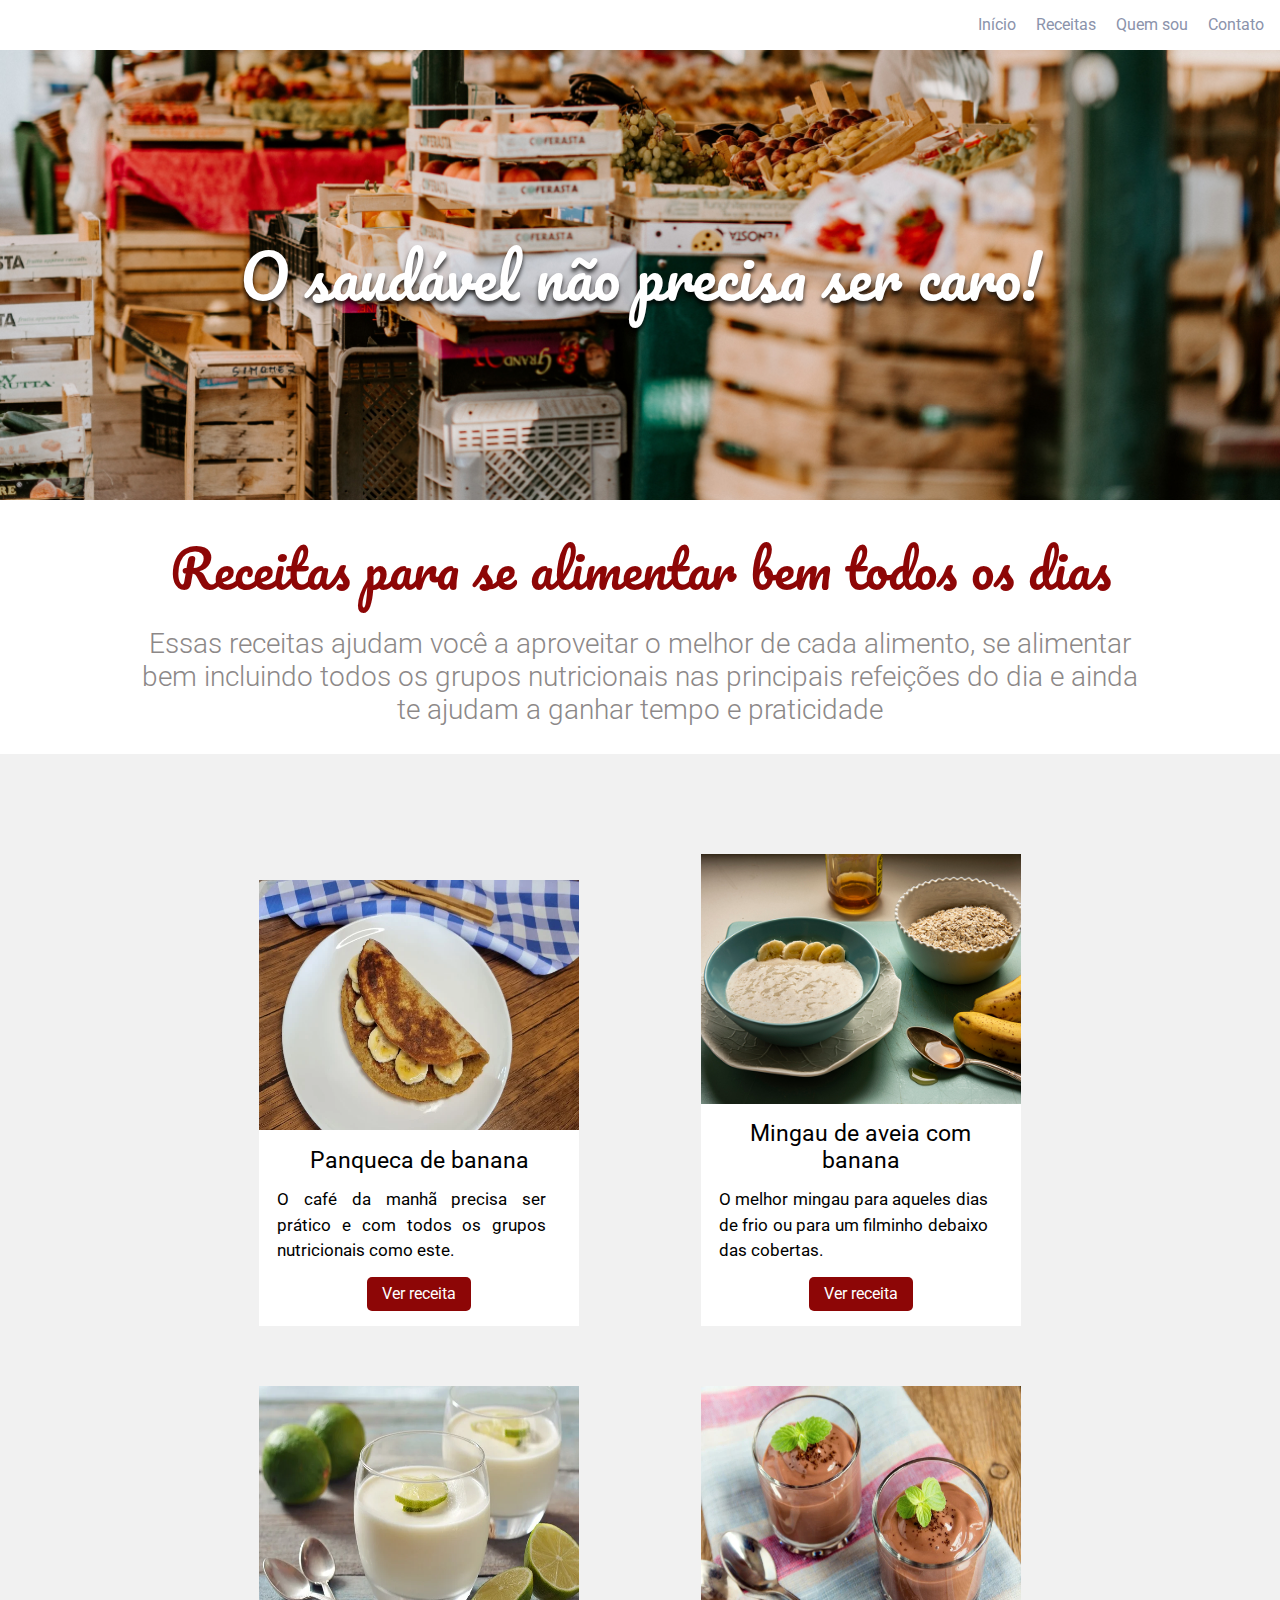
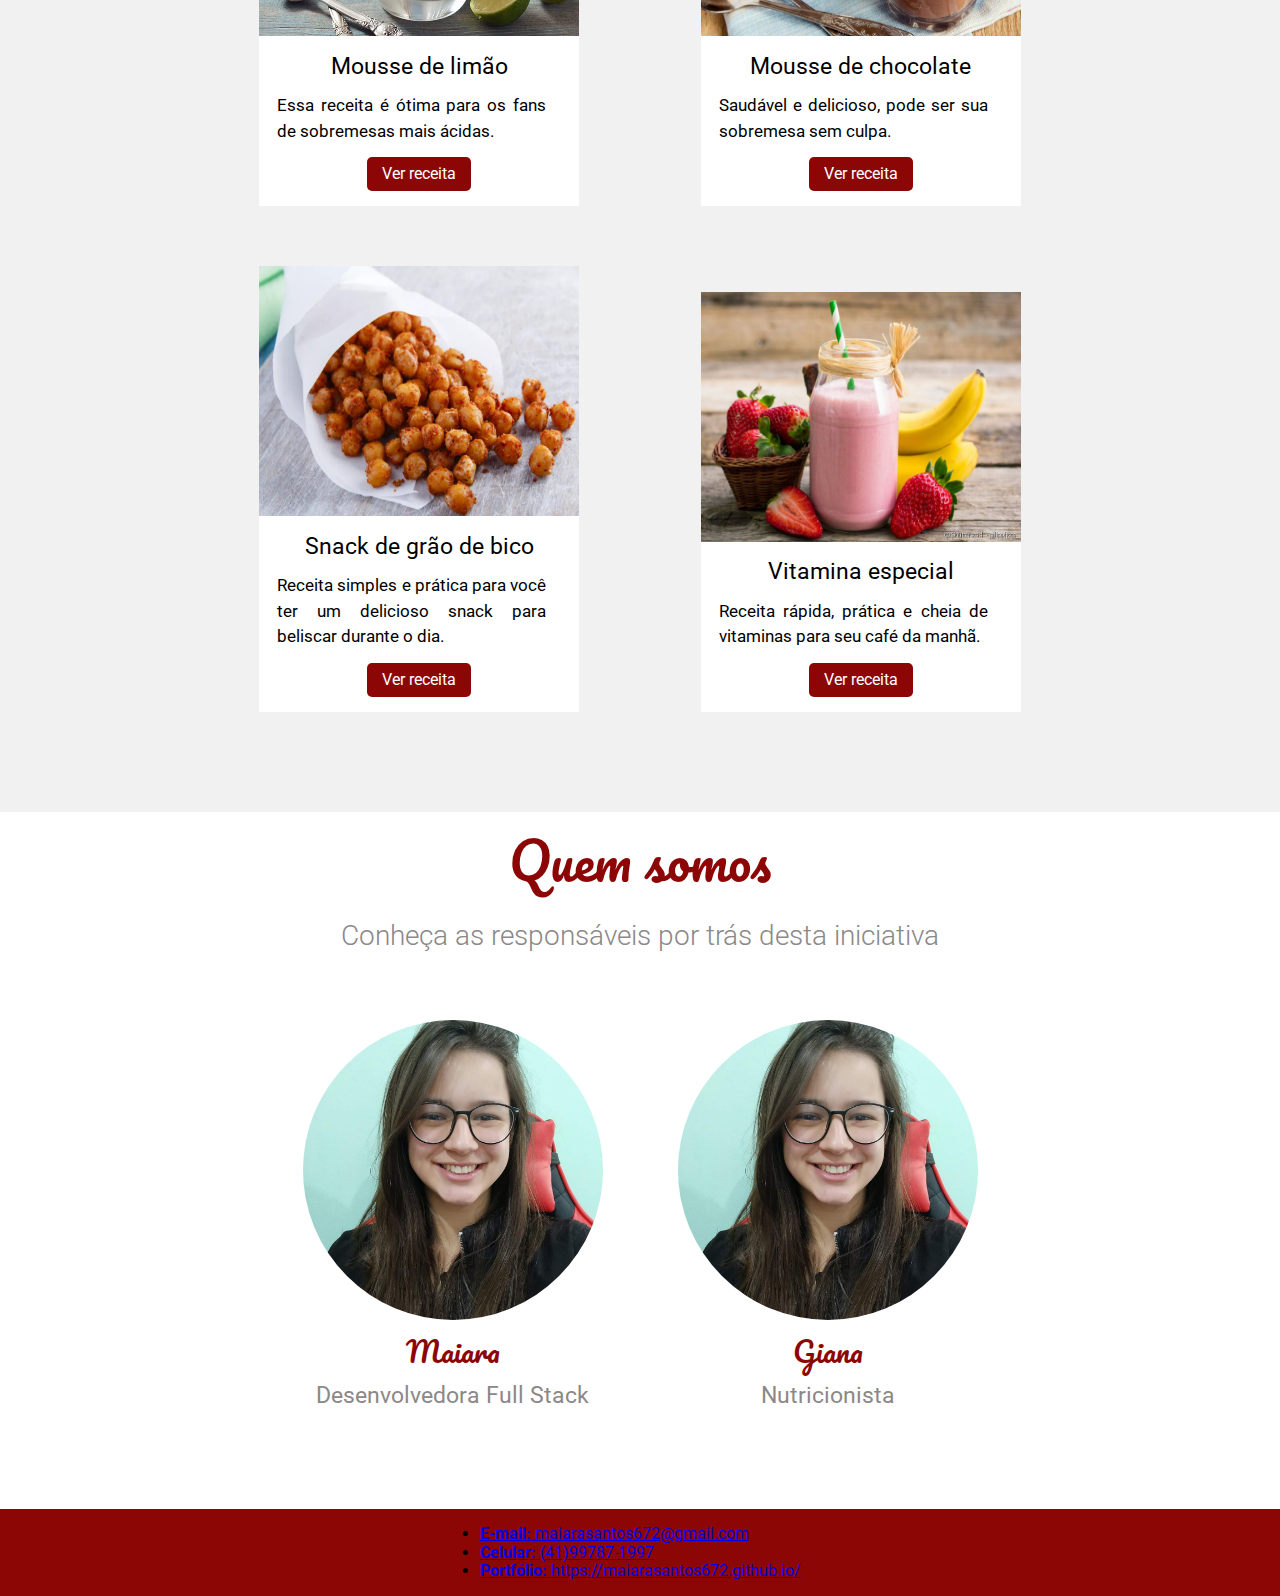
<file: home.html>
<!DOCTYPE html>
<html lang="pt-BR">
    <head>
        <link href="https://fonts.googleapis.com/css?family=Pacifico|Roboto:100,300,400,500,700,900" rel="stylesheet" />
        <meta charset="UTF-8" />
        <meta name="viewport" content="width=device-width, initial-scale=1.0" />
        <meta http-equiv="X-UA-Compatible" content="ie=edge" />
        <title>Fruta & Fruto</title>
        <link href="./assets/css/normalize.css" rel="stylesheet" />
        <link href="./assets/css/reset.css" rel="stylesheet" />
        <link href="./assets/css/cabecalho.css" rel="stylesheet" />
        <link href="./assets/css/menu/menu__item.css" rel="stylesheet" />
        <link href="./assets/css/menu/menu__link.css" rel="stylesheet" />
        <link href="./assets/css/sobre/sobre.css" rel="stylesheet" />
        <link href="./assets/css/sobre/sobre__descricao.css" rel="stylesheet" />
        <link href="./assets/css/sobre/sobre__titulo.css" rel="stylesheet" />
        <link href="./assets/css/banner/banner.css" rel="stylesheet" />
        <link href="./assets/css/banner/banner__imagem.css" rel="stylesheet" />
        <link href="./assets/css/banner/banner__titulo.css" rel="stylesheet" />
        <link href="./assets/css/receitas.css" rel="stylesheet" />
        <link href="./assets/css/receita/receita.css" rel="stylesheet" />
        <link href="./assets/css/receita/receita__imagem.css" rel="stylesheet" />
        <link href="./assets/css/receita/receita__conteudo.css" rel="stylesheet" />
        <link href="./assets/css/receita/receita__titulo.css" rel="stylesheet" />
        <link href="./assets/css/receita/receita__descricao.css" rel="stylesheet" />
        <link href="./assets/css/receita/receita__botao.css" rel="stylesheet" />
        <link href="./assets/css/quem-somos/quem-somos.css" rel="stylesheet" />
        <link href="./assets/css/quem-somos/quem-somos__titulo.css" rel="stylesheet" />
        <link href="./assets/css/quem-somos/quem-somos__descricao.css" rel="stylesheet" />
        <link href="./assets/css/pessoas.css" rel="stylesheet" />
        <link href="./assets/css/pessoa/pessoa.css" rel="stylesheet" />
        <link href="./assets/css/pessoa/pessoa__imagem.css" rel="stylesheet" />
        <link href="./assets/css/pessoa/pessoa__nome.css" rel="stylesheet" />
        <link href="./assets/css/pessoa/pessoa__funcao.css" rel="stylesheet" />
        <link href="./assets/css/rodape.css" rel="stylesheet" >
    </head>
    <body>
        <header class="cabecalho">
            <nav class="menu">
                <ul class="menu__lista">
                    <li class="menu__item"><a class="menu__link" href="#inicio">Início</a></li>
                    <li class="menu__item"><a class="menu__link" href="#receitas">Receitas</a></li>
                    <li class="menu__item"><a class="menu__link" href="#quemsou">Quem sou</a></li>
                    <li class="menu__item"><a class="menu__link" href="#contato">Contato</a></li>
                </ul>
            </nav>
        </header>
        <main>
            <section class="banner">
                <div class="banner__imagem"><a name="inicio"></a></div>
                <h2 class="banner__titulo">O saudável não precisa ser caro!</h2>
            </section>
            <section class="sobre">
                <h3 class="sobre__titulo">Receitas para se alimentar bem todos os dias<a name="receitas"></a></h3>
                <p class="sobre__descricao">Essas receitas ajudam você a aproveitar o melhor de cada alimento,
                     se alimentar bem incluindo todos os grupos nutricionais nas principais refeições do dia 
                     e ainda te ajudam a ganhar tempo e praticidade</p>
            </section>
            <section class="receitas">
                <div class="receita">
                    <img alt="Panqueca de banana" class="receita__imagem" src="./assets/img/receitas/panqueca-de-banana.jpg" />
                    <div class="receita__conteudo">
                        <h4 class="receita__titulo">Panqueca de banana</h4>
                        <p class="receita__descricao">O café da manhã precisa ser prático e com todos os grupos nutricionais como este.</p>
                        <button class="receita__botao">Ver receita</button>
                    </div>
                </div>
                <div class="receita">
                    <img alt="Mingau de aveia com banana" class="receita__imagem" src="./assets/img/receitas/mingau-de-aveia-com-banana.jpg" />
                    <div class="receita__conteudo">
                        <h4 class="receita__titulo">Mingau de aveia com banana</h4>
                        <p class="receita__descricao">O melhor mingau para aqueles dias de frio ou para um filminho debaixo das cobertas.</p>
                        <button class="receita__botao">Ver receita</button>
                    </div>
                </div>
                <div class="receita">
                    <img alt="Mousse de limão" class="receita__imagem" src="./assets/img/receitas/mousse-de-limao.jpg" />
                    <div class="receita__conteudo">
                        <h4 class="receita__titulo">Mousse de limão</h4>
                        <p class="receita__descricao">Essa receita é ótima para os fans de sobremesas mais ácidas.</p>
                        <button class="receita__botao">Ver receita</button>
                    </div>
                </div>
                <div class="receita">
                    <img alt="Mousse de chocolate" class="receita__imagem" src="./assets/img/receitas/mousse-de-chocolate.jpg" />
                    <div class="receita__conteudo">
                        <h4 class="receita__titulo">Mousse de chocolate</h4>
                        <p class="receita__descricao">Saudável e delicioso, pode ser sua sobremesa sem culpa.</p>
                        <button class="receita__botao">Ver receita</button>
                    </div>
                </div>
                <div class="receita">
                    <img alt="Snack de grão de bicol" class="receita__imagem" src="./assets/img/receitas/snack-grao-de-bico.jpg" />
                    <div class="receita__conteudo">
                        <h4 class="receita__titulo">Snack de grão de bico</h4>
                        <p class="receita__descricao">Receita simples e prática para você ter um delicioso snack para beliscar durante o dia.</p>
                        <button class="receita__botao">Ver receita</button>
                    </div>
                </div>
                <div class="receita">
                    <img alt="Vitamina jacaré" class="receita__imagem" src="./assets/img/receitas/vitamina-especial.jpg" />
                    <div class="receita__conteudo">
                        <h4 class="receita__titulo">Vitamina especial</h4>
                        <p class="receita__descricao">Receita rápida, prática e cheia de vitaminas para seu café da manhã.</p>
                        <button class="receita__botao">Ver receita</button>
                    </div>
                </div>
            </section>
            <section class="quem-somos">
                <h3 class="quem-somos__titulo">Quem somos<a name="quemsou"></a></h3>
                <p class="quem-somos__descricao">Conheça as responsáveis por trás desta iniciativa</p>
                <div class="pessoas">
                    <div class="pessoa">
                        <div class="pessoa__imagem pessoa__imagem--maiara"></div>
                        <span class="pessoa__nome">Maiara</span>
                        <span class="pessoa__funcao">Desenvolvedora Full Stack</span>
                    </div>
                    <div class="pessoa">
                        <div class="pessoa__imagem pessoa__imagem--maiara"></div>
                        <span class="pessoa__nome">Giana</span>
                        <span class="pessoa__funcao">Nutricionista</span>
                    </div>
                </div>
            </section>
            <footer class="rodape">
                <section class="container">
                    <nav>
                       <ul class="info-contato">
                          <a name="contato"></a>
                          <li>
                             <a href="mailto:maiarasantos672@gmail.com"><strong>E-mail:</strong> maiarasantos672@gmail.com</a>
                          </li>
                          <li>
                             <a href="tel:5541997871997"><strong>Celular:</strong> (41)99787-1997</a>
                          </li>
                          <li>
                            <a href="https://maiarasantos672.github.io/"><strong>Portfólio:</strong> https://maiarasantos672.github.io/</a>
                          </li>
                       </ul>
                    </nav>
                 </section>
            </footer>
        </main>
    </body>
</html>
</file>
<file: assets/css/cabecalho.css>
.cabecalho {
    align-items: center;
    background: #FFFFFF;
    display: flex;
    width: 100%;
}

@media screen and (min-width: 0) {
    .cabecalho {
        justify-content: center;
    }
}

@media screen and (min-width: 768px) {
    .cabecalho {
        justify-content: flex-end;
    }
}
</file>
<file: assets/css/menu/menu__item.css>
.menu__item {
    display: inline-block;
    list-style: none;
    padding: 0 1em 0 0;
    text-align: right;
}

@media screen and (min-width: 0){
    .menu__item {
        padding: 0 10px 0 0;
    }
}

@media screen and (min-width: 768px){
    .menu__item {
        padding: 0 1em 0 0;
    }
}
</file>
<file: assets/css/menu/menu__link.css>
.menu__link {
    color: #8B93AB;
    text-decoration: none;
}

.menu__link:hover {
    color: #000000;
}
</file>
<file: assets/css/sobre/sobre.css>
.sobre {
    text-align: center;
}

@media screen and (min-width: 0) {
    .sobre {
        margin: 25px;
        padding: 0;
    }
}

@media screen and (min-width: 768px) {
    .sobre {
        margin: auto;
        padding: 2.5rem 0 0 0;
        width: 80%;
    }
}
</file>
<file: assets/css/sobre/sobre__descricao.css>
.sobre__descricao {
    color: #8C8888;
    font-family: 'Roboto';
    font-size: 28px;
    font-weight: 300;
    line-height: 33px;
}
</file>
<file: assets/css/sobre/sobre__titulo.css>
.sobre__titulo {
    color: #8D0606;
    font-family: 'Pacifico', cursive;
    font-size: 51px;
    font-weight: 400;
}
</file>
<file: assets/css/banner/banner.css>
.banner {
    position: relative;
}
</file>
<file: assets/css/banner/banner__imagem.css>
.banner__imagem {
    background: url(../../img/banner.jpg) no-repeat center / cover;
}

@media screen and (min-width: 0) {
    .banner__imagem {
        height: 200px;
    }
}

@media screen and (min-width: 768px) {
    .banner__imagem {
        height: 50vh;
    }
}
</file>
<file: assets/css/banner/banner__titulo.css>
.banner__titulo {
    color: #FFFFFF;
    font-family: 'Pacifico', cursive;
    font-weight: 400;
    left: 50%;
    position: absolute;
    text-align: center;
    text-shadow: 0px 4px 4px rgba(0, 0, 0, 0.75);
    top: 50%;
    transform: translate(-50%, -50%);
    width: 100%;
}

@media screen and (min-width: 0) {
    .banner__titulo {
        font-size: 8vw;
    }
}

@media screen and (min-width: 768px) {
    .banner__titulo {
        font-size: 60px
    }
}
</file>
<file: assets/css/receitas.css>
.receitas {
    background-color: #F1F1F1;
    text-align: center;
}

@media screen and (min-width: 0) {
    .receitas {
        padding: 30px 10px;
    }
}

@media screen and (min-width: 768px) {
    .receitas {
        padding: 70px 4%;
    }
}
</file>
<file: assets/css/receita/receita.css>
.receita {
    background-color: #FFFFFF;
    display: inline-block;
}

@media screen and (min-width: 0) {
    .receita {
        margin: 30px 10px;
        width: auto;
    }
}

@media screen and (min-width: 768px) {
    .receita {
        margin: 30px 5%;
        width: 39%;
        min-width: 320px;
    }
}

@media screen and (min-width: 992px) {
    .receita {
        margin: 30px 5%;
        width: 22%;
        min-width: 320px;
    }
}
</file>
<file: assets/css/receita/receita__imagem.css>
.receita__imagem {
    height: 250px;
    width: 100%;
}
</file>
<file: assets/css/receita/receita__conteudo.css>
.receita__conteudo {
    padding: 13px 18px;
}
</file>
<file: assets/css/receita/receita__titulo.css>
.receita__titulo {
    color: #000000;
    font-family: 'Roboto';
    font-size: 23px;
    font-weight: 400;
}
</file>
<file: assets/css/receita/receita__descricao.css>
.receita__descricao {
    color: #000000;
    font-family: 'Roboto';
    font-size: 17px;
    font-weight: 400;
    line-height: 1.5;
    margin: 13px 0;
    padding-right: 15px;
    text-align: justify;
}
</file>
<file: assets/css/receita/receita__botao.css>
.receita__botao {
    background: #8D0606;
    border: none;
    border-radius: 5px;
    color: #FFFFFF;
    font-family: 'Roboto';
    font-weight: 400;
    margin-bottom: 2px;
    padding: 8px 15px;
    transition: all .1s ease-in-out;
}

.receita__botao:hover {
    background: #620404;
    cursor: pointer;
}
</file>
<file: assets/css/quem-somos/quem-somos.css>
.quem-somos {
    background: #FFFFFF;
    padding: 20px 0 100px;
    text-align: center;
}
</file>
<file: assets/css/quem-somos/quem-somos__titulo.css>
.quem-somos__titulo {
    color: #8D0606;
    font-family: 'Pacifico', cursive;
    font-size: 51px;
    font-weight: 400;
}
</file>
<file: assets/css/quem-somos/quem-somos__descricao.css>
.quem-somos__descricao {
    color: #8C8888;
    font-family: 'Roboto';
    font-size: 28px;
    font-weight: 300;
    line-height: 33px;
}
</file>
<file: assets/css/pessoas.css>
.pessoas {
    padding: 40px 0 0;
    text-align: -webkit-center;
    display: flex;
    justify-content: center;
}

@media screen and (min-width: 0) {
    .pessoas {
        flex-direction: column;
    }
}

@media screen and (min-width: 768px) {
    .pessoas {
        flex-direction: row;
    }
}
</file>
<file: assets/css/pessoa/pessoa.css>
.pessoa {
    background-color: #FFFFFF;
}

@media screen and (min-width: 0) {
    .pessoa {
        display: inline;
        margin: 0;
        width: auto;
    }
    
    .pessoa:nth-child(1) {
        margin: 0 0 100px;
    }
}

@media screen and (min-width: 768px) {
    .pessoa {
        display: inline-block;
        width: 22%;
        min-width: 375px;
    }

    .pessoa:nth-child(1) {
        margin: 0;
    }
}
</file>
<file: assets/css/pessoa/pessoa__imagem.css>
.pessoa__imagem {
    background: no-repeat center / cover;
    border-radius: 100%;
}

@media screen and (min-width: 0) {
    .pessoa__imagem {
        height: 200px;
        width: 200px;
    }
}

@media screen and (min-width: 768px) {
    .pessoa__imagem {
        height: 300px;
        width: 300px;
    }
}

.pessoa__imagem--maiara {
    background-image: url('../../img/pessoas/maiara.jpg');
}

.pessoa__imagem--giana {
    background-image: url('../../img/pessoas/giana.jpg');
}
</file>
<file: assets/css/pessoa/pessoa__nome.css>
.pessoa__nome {
    color: #8D0606;
    display: block;
    line-height: 63px;
    font-family: 'Pacifico', cursive;
    font-size: 28px;
    font-weight: 400;
}
</file>
<file: assets/css/pessoa/pessoa__funcao.css>
.pessoa__funcao {
    color: #8C8888;
    display: block;
    font-family: 'Roboto';
    font-size: 23px;
    font-weight: 400;
}
</file>
<file: assets/css/rodape.css>
.rodape{
    background-color: #8D0606;
}

.rodape .contato{
    padding: 20px;
}

.rodape nav{
    display: flex;
    justify-content: center;
}

.rodape nav .contato__info {
    list-style: none;
    width: 22%;
    min-width: 375px;
}

.rodape nav .contato__info li{
    margin: 0 0 15px;
}

.rodape nav .contato__info li a{
    color: white;
    text-decoration: none;
}

@media screen and (min-width: 0) {
    .rodape nav{
        flex-direction: column;
    }
    .rodape nav .contato__info li {
        text-align: left;
    }
}

@media screen and (min-width: 768px) {
    .rodape nav{
        flex-direction: row;
    }
    .rodape nav .contato__info li {
        text-align: center;
    }
}
</file>
<file: assets/css/modal__receita.css>
.modal__receita {
    width: 100vw;
    height: 100vh;
    background: rgba(0,0,0,.5);
    position: fixed;
    top: 0;
    left: 0;
    z-index: 2000;
    justify-content: center;
    align-items: center;
    display: none;
}

.modal__receita.mostrar {
    display: flex;
}
</file>
<file: assets/css/modal/modal.css>
.modal {
    background: white;
    width: 60%;
    min-width: 300px;
    padding: 15px;
    border: 7px solid #8D0606;
    box-shadow: 0 0 0 7px white;
    display: flex;
    flex-direction: column;
    justify-content: center;
    align-items: center;
    position: relative;
}

@keyframes modal {
    from {
        opacity: 0;
        transform: translate3d(0, -60px, 0);
    }
    to {
        opacity: 1;
        transform: translate3d(0, 0, 0);
    }
}

.mostrar .modal {
    animation: modal .5s;
}
</file>
<file: assets/css/modal/modal__fechar.css>
.modal__fechar {
    position: absolute;
    font-size: 1.2em;
    top: -30px;
    right: -30px;
    width: 50px;
    height: 50px;
    border-radius: 50%;
    border: 4px solid white;
    background: #8D0606;
    color: white;
    font-family: "PT Mono", monospace;
    cursor: pointer;
    box-shadow: 0 4px 4px rgba(0, 0, 0, .3);
}
</file>
<file: assets/css/modal/modal__itens.css>
.modal__itens {
    padding-left: 15px;
}

.modal__itens li {
    text-align: justify;
}
</file>
<file: assets/css/modal/modal__subtitulo.css>
.modal__subtitulo {
    color: #000000;
    font-family: 'Roboto';
    font-size: 17px;
    font-weight: bold;
    line-height: 1.5;
    margin: 13px 0;
    text-align: center;
}
</file>
<file: assets/css/modal/modal__titulo.css>
.modal__titulo {
    color: #000000;
    font-family: 'Roboto';
    font-size: 23px;
    font-weight: 400;
}
</file>
